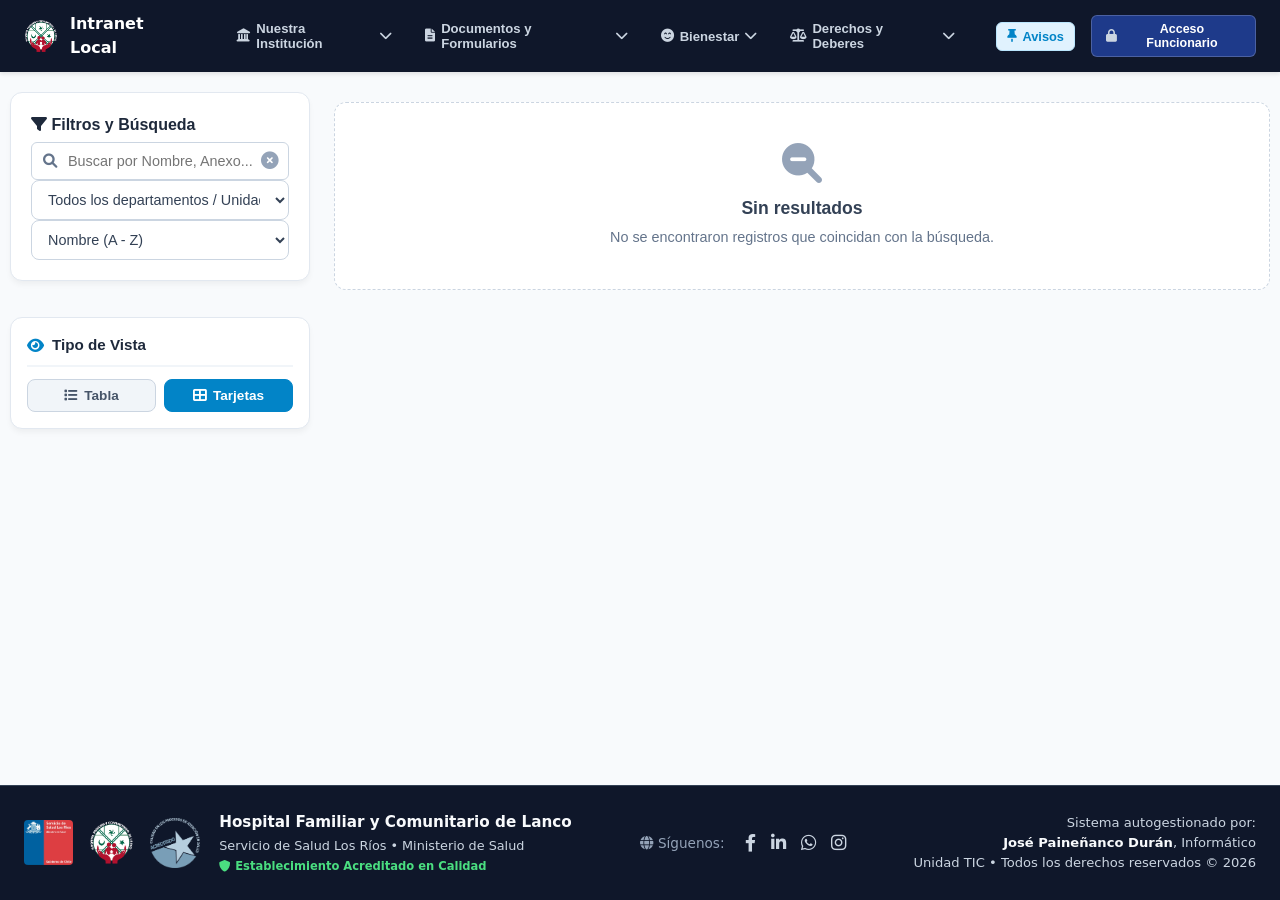
<file: pages/directorio.html>
<!DOCTYPE html>
<html lang="es">
<head>
    <meta charset="UTF-8">
    <meta name="viewport" content="width=device-width, initial-scale=1.0">
    <title>Agenda Telefónica | HFCL</title>
    <!-- Estilos de la intranet principal -->
    <link rel="stylesheet" href="../css/main.css">
    <!-- Estilos específicos de la agenda -->
    <link rel="stylesheet" href="../css/directorio.css">
    <!-- Favicon -->
    <link rel="icon" type="image/png" href="../assets/img/logo_hfcl.png">
    <!-- FontAwesome -->
    <link href="https://cdnjs.cloudflare.com/ajax/libs/font-awesome/6.0.0-beta3/css/all.min.css" rel="stylesheet">
</head>
<body>

    <!-- Pantalla de Carga Inicial -->
    <div id="pagePreloader" class="preloader-overlay">
        <div class="preloader-content">
            <img src="../assets/img/logo_hfcl.png" alt="Logo HFCL Lanco" class="preloader-logo">
            <h3>Agenda Telefónica</h3>
            <p>Hospital Familiar y Comunitario de Lanco</p>
            <div class="preloader-spinner"></div>
        </div>
    </div>

    <!-- Contenedor Principal Ampliado -->
    <div class="container main-container">
        
        <!-- Sección Contactos Internos -->
        <main id="internosSection">
            <div class="main-layout">
                <!-- Panel Lateral: Filtros + Vista + Favoritos -->
                <aside class="sidebar-filters">
                    
                    <!-- 1. Caja de Filtros -->
                    <div class="filter-box filter-box-vertical">
                        <h3 class="filter-title"><i class="fas fa-filter"></i> Filtros y Búsqueda</h3>
                        
                        <div class="search-group">
                            <i class="fas fa-search search-icon" aria-hidden="true"></i>
                            <input type="text" id="searchInput" placeholder="Buscar por Nombre, Anexo...">
                            <button type="button" id="clearSearch" class="clear-icon-btn" title="Limpiar búsqueda">
                                <i class="fas fa-times-circle" aria-hidden="true"></i>
                            </button>
                        </div>
                        <select id="departmentFilter" class="full-width-input">
                            <option value="">Todos los departamentos</option>
                            <option value="Urgencias">Urgencias</option>
                            <option value="Hospitalizados">Hospitalizados</option>
                            <option value="Odontologia">Odontologia</option>
                            <option value="Administración">Administración</option>
                            <option value="Laboratorio">Laboratorio</option>
                            <option value="SOME">SOME</option>
                            <option value="Bodega">Bodega</option>
                            <option value="Rehabilitacion">Rehabilitacion</option>
                            <option value="Ambulatorio">Ambulatorio</option>
                            <option value="APS">APS</option>
                            <option value="TIC">TIC</option>
                            <option value="Farmacia">Farmacia</option>
                        </select>
                        <select id="sortOrder" title="Ordenar por" class="full-width-input">
                            <option value="az">Nombre (A - Z)</option>
                            <option value="za">Nombre (Z - A)</option>
                            <option value="dept">Por Unidad / Depto.</option>
                            <option value="phone">Por Anexo</option>
                        </select>
                    </div>

                    <!-- 2. Selector de Vista -->
                    <div class="sidebar-view-box">
                        <h4><i class="fas fa-eye icon-eye"></i> Tipo de Vista</h4>
                        <div class="view-toggle">
                            <button id="btnViewTable" class="view-btn flex-1-center" title="Vista en Tabla">
                                <i class="fas fa-list" aria-hidden="true"></i> Tabla
                            </button>
                            <button id="btnViewCards" class="view-btn active flex-1-center" title="Vista en Tarjetas">
                                <i class="fas fa-th-large" aria-hidden="true"></i> Tarjetas
                            </button>
                        </div>
                    </div>

                    <!-- 3. Cuadro de Favoritos -->
                    <div id="favoritesSidebarBox" class="favorites-sidebar-box hidden">
                        <h4><i class="fas fa-star icon-star"></i> Contactos Frecuentes</h4>
                        <div id="favoritesContainer" class="favorites-list-container"></div>
                    </div>
                </aside>

                <!-- Área de Contenido -->
                <div class="content-area">
                    <div id="tableContainerInternos" class="table-container hidden">
                        <table>
                            <thead>
                                <tr>
                                    <th class="col-star"></th>
                                    <th>NOMBRE</th>
                                    <th>CARGO</th>
                                    <th>UNIDAD</th>
                                    <th>UBICACIÓN</th>
                                    <th>ANEXO</th>
                                    <th class="col-admin-actions hidden">ACCIONES</th>
                                </tr>
                            </thead>
                            <tbody id="contactList"></tbody>
                        </table>
                    </div>
                    <div id="cardsContainerInternos" class="cards-grid"></div>
                </div>
            </div>
        </main>

        <!-- Sección Contactos Externos -->
        <section id="externosSection" class="hidden">
            <div class="main-layout">
                <aside class="sidebar-filters">
                    <div class="filter-box filter-box-vertical">
                        <h3 class="filter-title"><i class="fas fa-filter"></i> Filtros Externos</h3>
                        
                        <div class="search-group">
                            <i class="fas fa-search search-icon" aria-hidden="true"></i>
                            <input type="text" id="searchInputExternos" placeholder="Buscar en externos...">
                            <button type="button" id="clearSearchExternos" class="clear-icon-btn" title="Limpiar búsqueda">
                                <i class="fas fa-times-circle" aria-hidden="true"></i>
                            </button>
                        </div>
                        <select id="sortOrderExternos" title="Ordenar por" class="full-width-input">
                            <option value="az">Nombre (A - Z)</option>
                            <option value="za">Nombre (Z - A)</option>
                            <option value="location">Por Ubicación / Centro</option>
                        </select>
                    </div>
                    <div id="favoritesSidebarBoxExternos" class="favorites-sidebar-box hidden">
                        <h4><i class="fas fa-star icon-star"></i> Contactos Frecuentes</h4>
                        <div id="favoritesContainerExternos" class="favorites-list-container"></div>
                    </div>
                </aside>
                <div class="content-area">
                    <div id="tableContainerExternos" class="table-container hidden">
                        <table>
                            <thead>
                                <tr>
                                    <th class="col-star"></th>
                                    <th>NOMBRE</th>
                                    <th>UBICACIÓN / CENTRO</th>
                                    <th>TELÉFONO</th>
                                    <th class="col-admin-actions hidden">ACCIONES</th>
                                </tr>
                            </thead>
                            <tbody id="contactListExternos"></tbody>
                        </table>
                    </div>
                    <div id="cardsContainerExternos" class="cards-grid"></div>
                </div>
            </div>
        </section>

        <!-- MODAL DE EMERGENCIAS -->
        <div id="modalEmergencias" class="modal-overlay hidden">
            <div class="modal-content">
                <div class="modal-header">
                    <h2><i class="fas fa-shield-alt" aria-hidden="true"></i> Anexos de Emergencia y Contactos Críticos</h2>
                    <button id="btnCloseModal" class="close-modal-btn">&times;</button>
                </div>
                <div class="modal-body">
                    <div class="emergency-grid">
                        <div class="emergency-card">
                            <span class="emerg-title"><i class="fas fa-user-md"></i> Triage / Admisión Urgencia</span>
                            <span class="emerg-phone">63 4710</span>
                            <span class="emerg-tag">Atención 24/7</span>
                        </div>
                        <div class="emergency-card">
                            <span class="emerg-title"><i class="fas fa-laptop-medical"></i> Sala TIC / Turnante</span>
                            <span class="emerg-phone">63 6168</span>
                            <span class="emerg-tag">Soporte 24/7</span>
                        </div>
                        <div class="emergency-card">
                            <span class="emerg-title"><i class="fas fa-desktop"></i> Oficina TIC</span>
                            <span class="emerg-phone">63 6170</span>
                            <span class="emerg-tag">Horario Hábil</span>
                        </div>
                        <div class="emergency-card">
                            <span class="emerg-title"><i class="fas fa-hard-hat"></i> Prevención de Riesgos</span>
                            <span class="emerg-phone">63 4657</span>
                            <span class="emerg-tag">Horario Hábil</span>
                        </div>
                    </div>
                </div>
            </div>
        </div>

        <!-- MODAL DE FORMULARIO DE CONTACTO -->
        <div id="modalContactForm" class="modal-overlay hidden">
            <div class="modal-content form-modal">
                <div class="modal-header">
                    <h2 id="formModalTitle"><i class="fas fa-user-edit"></i> Editar Contacto</h2>
                    <button id="btnCloseFormModal" class="close-modal-btn">&times;</button>
                </div>
                <form id="contactForm" class="modal-body form-body">
                    <input type="hidden" id="formContactId">
                    <input type="hidden" id="formContactType" value="internos">
                    <div class="form-group">
                        <label for="formName">Nombre:</label>
                        <input type="text" id="formName" placeholder="Ej. Juan Pérez">
                    </div>
                    <div id="groupInternoOnly">
                        <div class="form-row">
                            <div class="form-group">
                                <label for="formPosition">Cargo / Función:</label>
                                <input type="text" id="formPosition" placeholder="Ej. Enfermero Coordinador">
                            </div>
                            <div class="form-group">
                                <label for="formDepartment">Departamento:</label>
                                <input type="text" id="formDepartment" placeholder="Ej. TIC, Urgencias, APS">
                            </div>
                        </div>
                        <div class="form-group">
                            <label for="formEmail">Correo Electrónico:</label>
                            <input type="email" id="formEmail" placeholder="ejemplo@redsalud.gob.cl">
                        </div>
                        <div class="form-row">
                            <div class="form-group">
                                <label for="formSchedule">Horario de Atención:</label>
                                <input type="text" id="formSchedule" placeholder="Ej. 08:00 - 17:00">
                            </div>
                            <div class="form-group checkbox-group">
                                <label><input type="checkbox" id="formIs247"> Atención 24/7</label>
                            </div>
                        </div>
                    </div>
                    <div class="form-row">
                        <div class="form-group">
                            <label for="formLocation">Ubicación / Box / Centro:</label>
                            <input type="text" id="formLocation" placeholder="Ej. Box 05 / HBV Valdivia">
                        </div>
                        <div class="form-group">
                            <label for="formPhone">Anexo / Teléfono:</label>
                            <input type="text" id="formPhone" required placeholder="Ej. 63 6170">
                        </div>
                    </div>
                    <div class="form-actions">
                        <button type="button" id="btnCancelForm" class="btn-secondary">Cancelar</button>
                        <button type="submit" class="btn-primary">Guardar Cambios</button>
                    </div>
                </form>
            </div>
        </div>

    </div>

    <!-- MODAL DE REPORTE DE ERRORES COMPACTO -->
    <div id="modalReporteError" class="modal-overlay hidden">
        <div class="modal-content form-modal">
            <div class="modal-header">
                <h2><i class="fas fa-exclamation-triangle" style="color: #f59e0b;"></i> Reportar Dato Incorrecto</h2>
                <button id="btnCloseReporteModal" class="close-modal-btn">&times;</button>
            </div>
            <form id="reporteErrorForm" class="modal-body form-body">
                <input type="hidden" id="reporteContactId">
                <input type="hidden" id="reporteContactName">
                <input type="hidden" id="reporteContactPhone">
                <input type="hidden" id="reporteContactUnit">
                <div class="form-group">
                    <span style="font-weight: 700; color: #475569;">Contacto Afectado:</span>
                    <div id="reporteTargetInfo" style="background: #e2e8f0; padding: 6px 10px; border-radius: 6px; font-weight: 700; color: #0f172a; font-size: 0.85rem;"></div>
                </div>
                <div class="form-group">
                    <label for="reporteTipoError">Motivo del reporte:</label>
                    <select id="reporteTipoError" class="full-width-input" required>
                        <option value="">Selecciona una opción...</option>
                        <option value="Anexo o Teléfono Incorrecto">Anexo o Teléfono Incorrecto</option>
                        <option value="Funcionario Trasladado / Ya no pertenece a la unidad">Funcionario Trasladado / Inactivo</option>
                        <option value="Error en Nombre o Cargo">Error en Nombre o Cargo</option>
                        <option value="Otro">Otro Motivo</option>
                    </select>
                </div>
                <div class="form-group">
                    <label for="reporteComentario">Detalle o Corrección:</label>
                    <textarea id="reporteComentario" rows="2" placeholder="Ej: El anexo correcto es el 63 6188..." class="full-width-input" style="border: 1px solid #cbd5e1; border-radius: 6px; resize: vertical;"></textarea>
                </div>
                <div class="form-group">
                    <label for="reporteNombreReportante">Tu Nombre / Anexo (Opcional):</label>
                    <input type="text" id="reporteNombreReportante" placeholder="Ej. Juan de Informática">
                </div>
                <div class="form-actions" style="display: flex; gap: 8px; justify-content: flex-end; margin-top: 12px;">
                    <button type="button" id="btnCancelReporte" class="btn-secondary" style="padding: 6px 12px; font-size: 0.82rem;">Cancelar</button>
                    <button type="submit" class="btn-primary" style="background: #0284c7; color: white; border: none; padding: 6px 14px; border-radius: 6px; cursor: pointer; font-size: 0.82rem;">
                        <i class="fas fa-paper-plane"></i> Enviar
                    </button>
                </div>
            </form>
        </div>
    </div>

    <!-- Script de Reloj y Control del Navbar -->
    <script>
        function updateClock() {
            const now = new Date();
            const options = { weekday: 'short', year: 'numeric', month: 'short', day: 'numeric', hour: '2-digit', minute: '2-digit', hour12: false };
            const clockEl = document.getElementById('liveClock');
            if(clockEl) clockEl.innerText = now.toLocaleDateString('es-CL', options);
        }
        setInterval(updateClock, 1000);
        updateClock();
        function mostrarSeccionNavbar(seccion) {
            const btnInt = document.getElementById('navBtnInternos');
            const btnExt = document.getElementById('navBtnExternos');
            if(seccion === 'internos') {
                btnInt.classList.add('active-tab');
                btnExt.classList.remove('active-tab');
                mostrarSeccion('internos');
            } else {
                btnExt.classList.add('active-tab');
                btnInt.classList.remove('active-tab');
                mostrarSeccion('externos');
            }
        }
    </script>
    <script src="../data/auth.js"></script>
    <script src="../js/directorio.js"></script>
    <script src="../data/navbar.js"></script>
    <script src="../data/footer.js"></script>
</body>
</html>
</file>
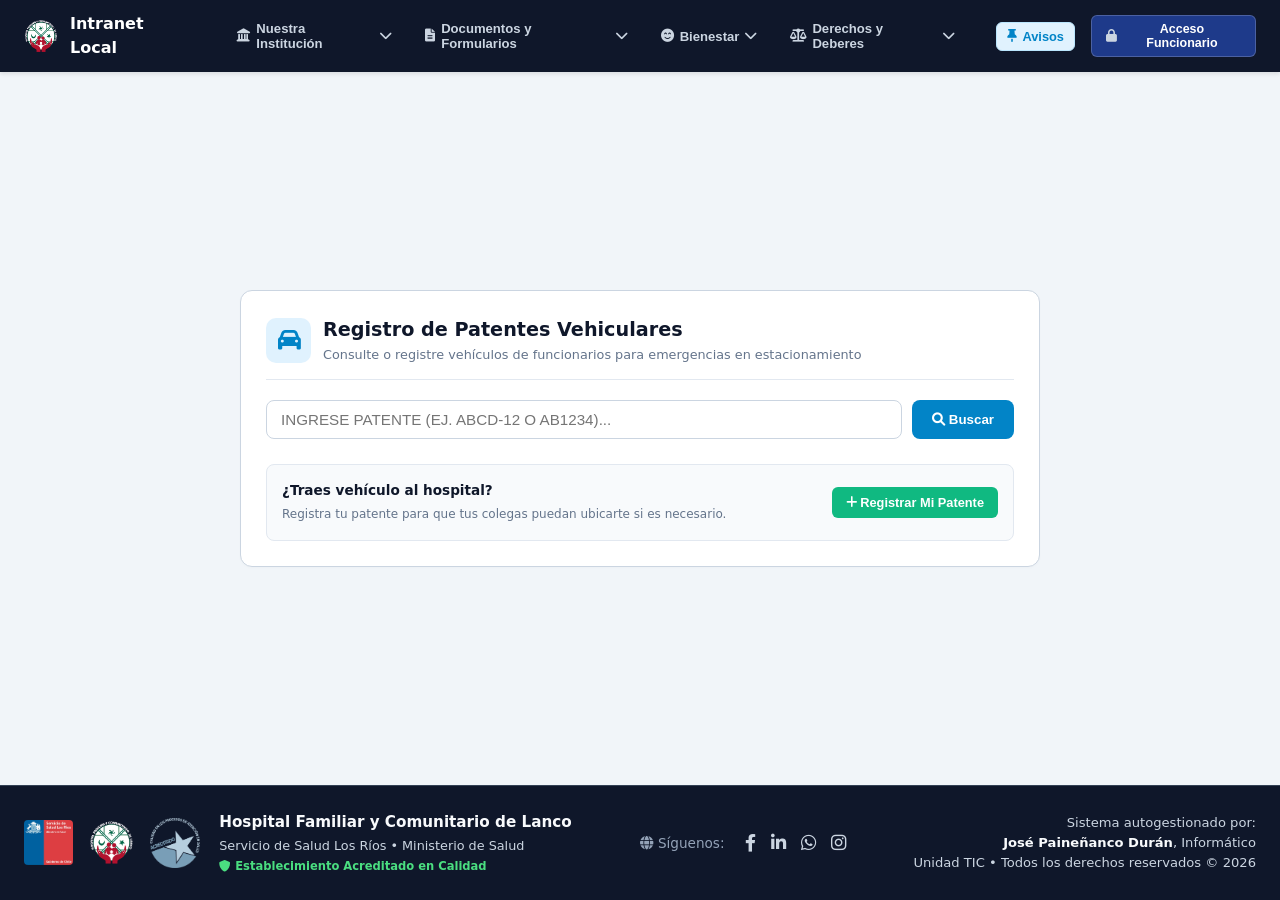
<file: pages/patentes.html>
<!DOCTYPE html>
<html lang="es">
<head>
    <meta charset="UTF-8">
    <meta name="viewport" content="width=device-width, initial-scale=1.0">
    <title>Buscador de Patentes | HFCL</title>
    
    <!-- Estilos Globales e Íconos -->
    <link rel="stylesheet" href="../css/main.css">
    <link href="https://cdnjs.cloudflare.com/ajax/libs/font-awesome/6.0.0-beta3/css/all.min.css" rel="stylesheet">
    <link href="https://fonts.googleapis.com/css2?family=Inter:wght@400;500;600;700&display=swap" rel="stylesheet">
    <link rel="icon" type="image/png" href="../assets/img/logo_hfcl.png">
</head>
<body style="background-color: #f1f5f9; display: flex; flex-direction: column; min-height: 100vh; margin: 0;">
    <!-- 🌐 CONTENIDO PRINCIPAL -->
    <div style="flex: 1; display: flex; align-items: center; justify-content: center; padding: 30px 20px;">
        <div style="width: 100%; max-width: 800px; background: white; border: 1px solid #cbd5e1; border-radius: 12px; padding: 25px; box-shadow: 0 1px 3px rgba(0,0,0,0.02);">
            
            <div style="display: flex; align-items: center; gap: 12px; margin-bottom: 20px; border-bottom: 1px solid #e2e8f0; padding-bottom: 15px;">
                <div style="width: 45px; height: 45px; background: #e0f2fe; color: #0284c7; border-radius: 10px; display: flex; align-items: center; justify-content: center; font-size: 1.4rem;">
                    <i class="fas fa-car"></i>
                </div>
                <div>
                    <h2 style="margin: 0; font-size: 1.2rem; color: #0f172a;">Registro de Patentes Vehiculares</h2>
                    <p style="margin: 0; font-size: 0.8rem; color: #64748b;">Consulte o registre vehículos de funcionarios para emergencias en estacionamiento</p>
                </div>
            </div>

            <!-- BUSCADOR -->
            <div style="display: flex; gap: 10px; margin-bottom: 20px;">
                <input type="text" id="inputBuscarPatente" placeholder="Ingrese patente (Ej. ABCD-12 o AB1234)..." style="flex: 1; padding: 10px 14px; border-radius: 8px; border: 1px solid #cbd5e1; font-size: 0.95rem; text-transform: uppercase; outline: none;">
                <button onclick="buscarPatente()" style="background: #0284c7; color: white; border: none; padding: 0 20px; border-radius: 8px; font-weight: 600; cursor: pointer;">
                    <i class="fas fa-search"></i> Buscar
                </button>
            </div>

            <!-- RESULTADO DE BÚSQUEDA -->
            <div id="resultadoPatenteContainer" style="margin-bottom: 25px;"></div>

            <!-- ACCIÓN PARA REGISTRAR MI VEHÍCULO -->
            <div style="background: #f8fafc; border: 1px solid #e2e8f0; border-radius: 8px; padding: 15px; display: flex; justify-content: space-between; align-items: center; flex-wrap: wrap; gap: 10px;">
                <div>
                    <strong style="font-size: 0.85rem; color: #0f172a; display: block;">¿Traes vehículo al hospital?</strong>
                    <span style="font-size: 0.75rem; color: #64748b;">Registra tu patente para que tus colegas puedan ubicarte si es necesario.</span>
                </div>
                <button onclick="abrirModalRegistro()" style="background: #10b981; color: white; border: none; padding: 8px 14px; border-radius: 6px; font-size: 0.8rem; font-weight: 600; cursor: pointer;">
                    <i class="fas fa-plus"></i> Registrar Mi Patente
                </button>
            </div>

        </div>
    </div>

    <!-- SCRIPT LOCAL -->
    <script src="../data/auth.js"></script>
    <script src="../data/navbar.js"></script>
    <script src="../js/patentes.js"></script>
    <script src="../data/footer.js"></script>

<!-- MODAL DE REGISTRO DE PATENTE -->
<div id="modalRegistroPatente" class="modal-overlay hidden">
    <div class="modal-content form-modal">
        <div class="modal-header">
            <h2><i class="fas fa-car" style="color: #10b981;"></i> Registrar Mi Vehículo</h2>
            <button id="btnClosePatenteModal" class="close-modal-btn">&times;</button>
        </div>
        <form id="registroPatenteForm" class="modal-body form-body">
            <div class="form-group">
                <label for="regPatente">Patente:</label>
                <input type="text" id="regPatente" placeholder="Ej. ABCD-12" class="full-width-input" style="text-transform: uppercase;" required>
            </div>

            <div class="form-group">
                <label for="regPropietario">Propietario / Funcionario:</label>
                <input type="text" id="regPropietario" placeholder="Tu nombre completo" class="full-width-input" required>
            </div>

            <div class="form-group">
                <label for="regServicio">Servicio / Unidad:</label>
                <input type="text" id="regServicio" placeholder="Ej. Urgencia, TIC, Administración..." class="full-width-input" required>
            </div>

            <div class="form-group">
                <label for="regAnexo">Anexo Telefónico:</label>
                <input type="text" id="regAnexo" placeholder="Ej. 123 o S/N" class="full-width-input">
            </div>

            <div class="form-group">
                <label for="regModelo">Modelo y Color del Vehículo:</label>
                <input type="text" id="regModelo" placeholder="Ej. Chevrolet Sail Gris" class="full-width-input" required>
            </div>

            <div class="form-actions" style="display: flex; gap: 8px; justify-content: flex-end; margin-top: 16px;">
                <button type="button" id="btnCancelPatente" class="btn-secondary" style="padding: 6px 12px; font-size: 0.82rem;">Cancelar</button>
                <button type="submit" class="btn-primary" style="background: #10b981; color: white; border: none; padding: 6px 14px; border-radius: 6px; cursor: pointer; font-size: 0.82rem; font-weight: 600;">
                    <i class="fas fa-paper-plane"></i> Enviar
                </button>
            </div>
        </form>
    </div>
</div>
</body>
</html>
</file>
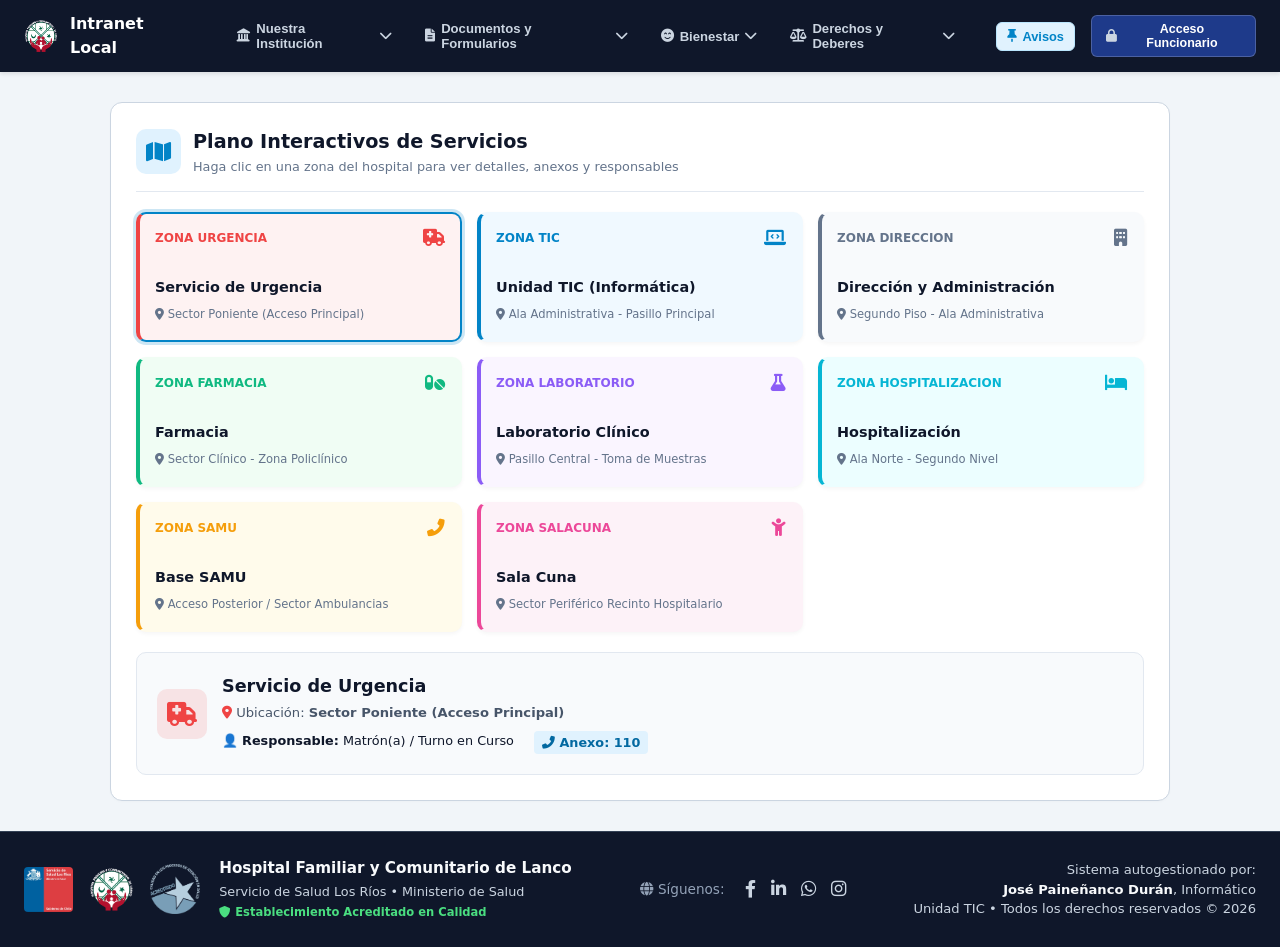
<file: pages/plano.html>
<!DOCTYPE html>
<html lang="es">
<head>
    <meta charset="UTF-8">
    <meta name="viewport" content="width=device-width, initial-scale=1.0">
    <title>Mapa Interactivo del Hospital | HFCL Lanco</title>
    
    <link rel="stylesheet" href="../css/main.css">
    <link href="https://cdnjs.cloudflare.com/ajax/libs/font-awesome/6.0.0-beta3/css/all.min.css" rel="stylesheet">
    <link href="https://fonts.googleapis.com/css2?family=Inter:wght@400;500;600;700&display=swap" rel="stylesheet">
    <link rel="icon" type="image/png" href="../assets/img/logo_hfcl.png">
    <style>
        /* Estilos específicos para el mapa esquemático */
        .hospital-map-grid {
            display: grid;
            grid-template-columns: repeat(3, 1fr);
            grid-template-rows: repeat(3, 130px);
            gap: 15px;
            margin-bottom: 20px;
        }
        .map-zone {
            border-radius: 10px;
            padding: 15px;
            display: flex;
            flex-direction: column;
            justify-content: space-between;
            cursor: pointer;
            transition: all 0.2s ease;
            border: 2px solid transparent;
            box-shadow: 0 2px 4px rgba(0,0,0,0.04);
            position: relative;
            overflow: hidden;
        }
        .map-zone:hover {
            transform: translateY(-3px);
            box-shadow: 0 6px 12px rgba(0,0,0,0.08);
        }
        .map-zone.active {
            border-color: #0284c7;
            box-shadow: 0 0 0 3px rgba(2, 132, 199, 0.2);
        }
        @media (max-width: 768px) {
            .hospital-map-grid {
                grid-template-columns: 1fr;
                grid-template-rows: auto;
            }
        }
    </style>
</head>
<body style="background-color: #f1f5f9; display: flex; flex-direction: column; min-height: 100vh; margin: 0;">

    <!-- 🌐 CONTENIDO PRINCIPAL -->
    <div style="flex: 1; max-width: 1100px; width: 100%; margin: 30px auto; padding: 0 20px; box-sizing: border-box;">
        <div style="background: white; border: 1px solid #cbd5e1; border-radius: 12px; padding: 25px; box-shadow: 0 1px 3px rgba(0,0,0,0.02);">
            
            <div style="display: flex; align-items: center; gap: 12px; margin-bottom: 20px; border-bottom: 1px solid #e2e8f0; padding-bottom: 15px;">
                <div style="width: 45px; height: 45px; background: #e0f2fe; color: #0284c7; border-radius: 10px; display: flex; align-items: center; justify-content: center; font-size: 1.4rem;">
                    <i class="fas fa-map"></i>
                </div>
                <div>
                    <h2 style="margin: 0; font-size: 1.2rem; color: #0f172a;">Plano Interactivos de Servicios</h2>
                    <p style="margin: 0; font-size: 0.8rem; color: #64748b;">Haga clic en una zona del hospital para ver detalles, anexos y responsables</p>
                </div>
            </div>

            <!-- MAPA ESQUEMÁTICO EN GRID (PLANO DE PLANTA) -->
            <div class="hospital-map-grid" id="hospitalMapContainer">
                <!-- Se inyecta dinámicamente mediante script.js -->
            </div>

            <!-- PANEL DE DETALLE SELECCIONADO -->
            <div id="detalleZonaContainer" style="background: #f8fafc; border: 1px solid #e2e8f0; border-radius: 10px; padding: 20px; margin-top: 15px; display: none;">
                <!-- Información detallada del servicio seleccionado -->
            </div>

        </div>
    </div>

    <script src="../js/plano.js"></script>
    <script src="../data/auth.js"></script>
    <script src="../data/navbar.js"></script>
    <script src="../data/footer.js"></script>
</body>
</html>
</file>
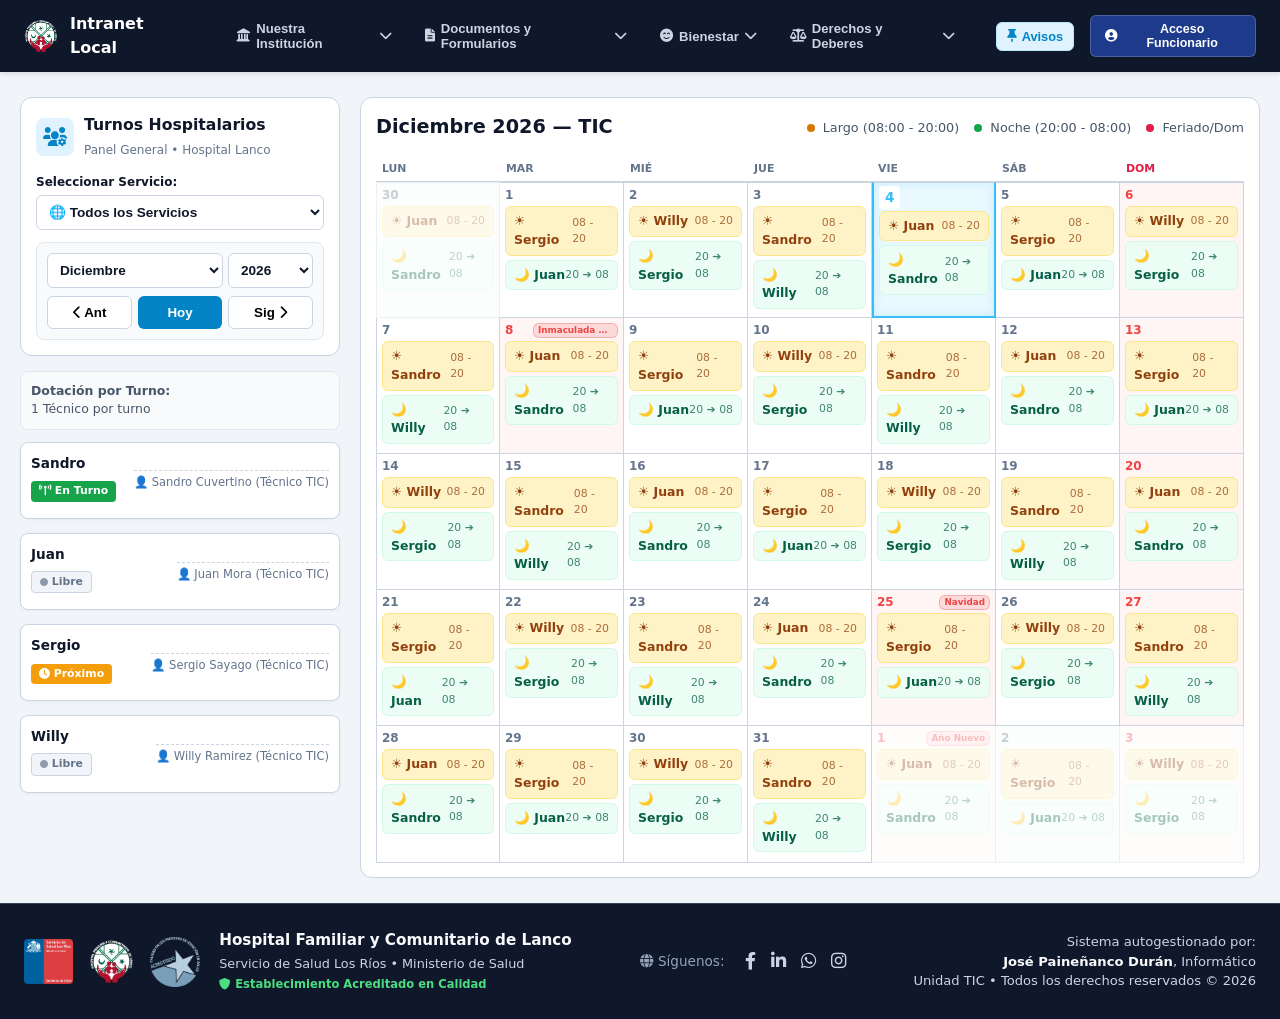
<file: pages/turnos.html>
<!DOCTYPE html>
<html lang="es">
<head>
    <meta charset="UTF-8">
    <meta name="viewport" content="width=device-width, initial-scale=1.0">
    <title>Sistema de Turnos | HFCL</title>
    
    <!-- 1. Cargamos el CSS global del Home -->
    <link rel="stylesheet" href="../css/main.css">
    <!-- 2. Cargamos el CSS local del Calendario -->
    <link rel="stylesheet" href="../css/turnos.css">
    
    <!-- Fuentes e Íconos -->
    <link href="https://cdnjs.cloudflare.com/ajax/libs/font-awesome/6.0.0-beta3/css/all.min.css" rel="stylesheet">
    <link href="https://fonts.googleapis.com/css2?family=Inter:wght@400;500;600;700&display=swap" rel="stylesheet">
    <link rel="icon" type="image/png" href="../assets/img/logo_hfcl.png">
</head>
<body style="background-color: #f1f5f9;">

    <!-- 🌐 LAYOUT PRINCIPAL DE 2 COLUMNAS -->
    <div class="portal-layout-2columns" style="width: 100%; margin: 25px auto; padding: 0 20px; display: grid; grid-template-columns: 320px 1fr; gap: 20px; align-items: stretch; flex: 1;">
        
        <!-- COLUMNA IZQUIERDA: Panel de Usuario, Controles, Selector de Servicios y Turnantes -->
        <div style="display: flex; flex-direction: column; gap: 15px;">
            
            <!-- PANEL DE USUARIO Y BOTONES (Se oculta automáticamente si no hay sesión) -->
            <div id="userDashboard" class="hidden" style="background: white; border: 1px solid #cbd5e1; border-radius: 8px; padding: 15px; box-shadow: 0 1px 3px rgba(0,0,0,0.02);">
                <h4 id="dashUserName" style="margin: 0 0 10px 0; font-size: 0.95rem; color: #0f172a;">Bienvenido</h4>
                <div id="dashGrid" style="display: flex; flex-direction: column; gap: 8px; font-size: 0.85rem; margin-bottom: 15px;"></div>
                
                <div style="display: flex; flex-direction: column; gap: 8px;">
                    <button id="btnNewBitacora" class="hidden" style="background: #10b981; color: white; border: none; padding: 8px; border-radius: 6px; font-weight: 600; cursor: pointer; font-size: 0.85rem; width: 100%;">
                        <i class="fas fa-plus"></i> Nueva Bitácora
                    </button>
                    <div style="display: flex; gap: 8px;">
                        <button id="btnOpenBitacoraList" class="hidden" style="flex: 1; background: #0284c7; color: white; border: none; padding: 8px; border-radius: 6px; font-weight: 600; cursor: pointer; font-size: 0.8rem;">
                            <i class="fas fa-history"></i> Histórico
                        </button>
                        <button id="btnOpenStatsModal" class="hidden" style="flex: 1; background: #475569; color: white; border: none; padding: 8px; border-radius: 6px; font-weight: 600; cursor: pointer; font-size: 0.8rem;">
                            <i class="fas fa-chart-bar"></i> Reportes
                        </button>
                    </div>
                </div>
            </div>

            <!-- PANEL DE CONTROL / FECHA Y FILTRO DE SERVICIO -->
            <div style="background: #ffffff; border: 1px solid #cbd5e1; border-radius: 12px; padding: 15px; box-shadow: 0 1px 3px rgba(0,0,0,0.02); display: flex; flex-direction: column; gap: 12px;">
                <div style="display: flex; align-items: center; gap: 10px;">
                    <div style="width: 38px; height: 38px; background: #e0f2fe; color: #0284c7; border-radius: 8px; display: flex; align-items: center; justify-content: center; font-size: 1.2rem;">
                        <i class="fas fa-users-cog"></i>
                    </div>
                    <div>
                        <h2 style="margin: 0; font-size: 0.98rem; color: #0f172a;">Turnos Hospitalarios</h2>
                        <span style="font-size: 0.75rem; color: #64748b;">Panel General • Hospital Lanco</span>
                    </div>
                </div>

                <!-- SELECTOR DE SERVICIO (Para filtrar entre TIC, Urgencia, SAMU, etc.) -->
                <div style="display: flex; flex-direction: column; gap: 4px;">
                    <label for="filtroServicioSelect" style="font-size: 0.75rem; font-weight: 600; color: #0f172a;">Seleccionar Servicio:</label>
                    <select id="filtroServicioSelect" style="padding: 8px; border-radius: 6px; border: 1px solid #cbd5e1; outline: none; font-size: 0.85rem; font-weight: 600; background: #fff;">
                        <option value="todos">🌐 Todos los Servicios</option>
                        <option value="tic">💻 Informática (TIC)</option>
                        <option value="urgencia">🚑 Urgencia</option>
                        <option value="samu">📞 SAMU</option>
                        <option value="hospitalizacion">🛏️ Hospitalización</option>
                        <option value="guardias">🛡️ Guardias</option>
                        <option value="conductores">🚗 Conductores</option>
                    </select>
                </div>

                <div style="display: flex; flex-direction: column; gap: 8px; background: #f8fafc; padding: 10px; border-radius: 8px; border: 1px solid #e2e8f0;">
                    <div style="display: flex; gap: 5px; width: 100%;">
                        <select id="selectMonth" style="flex: 1; padding: 8px; border-radius: 6px; border: 1px solid #cbd5e1; outline: none; font-size: 0.85rem; font-weight: 600;"></select>
                        <select id="selectYear" style="width: 85px; padding: 8px; border-radius: 6px; border: 1px solid #cbd5e1; outline: none; font-size: 0.85rem; font-weight: 600;"></select>
                    </div>
                    <div style="display: flex; gap: 6px; width: 100%;">
                        <button id="btnPrev" title="Mes Anterior" style="flex: 1; border: none; background: #fff; padding: 8px; border-radius: 6px; cursor: pointer; border: 1px solid #cbd5e1; font-weight: 600;"><i class="fas fa-chevron-left"></i> Ant</button>
                        <button id="btnToday" style="flex: 1; border: none; background: #0284c7; color: white; padding: 8px; border-radius: 6px; cursor: pointer; font-weight: 600;">Hoy</button>
                        <button id="btnNext" title="Mes Siguiente" style="flex: 1; border: none; background: #fff; padding: 8px; border-radius: 6px; cursor: pointer; border: 1px solid #cbd5e1; font-weight: 600;">Sig <i class="fas fa-chevron-right"></i></button>
                    </div>
                </div>
            </div>

            <!-- TARJETAS DE TURNANTES O SERVICIOS ACTIVOS -->
            <section class="turnantes-bar" id="turnantesCards" style="display: flex; flex-direction: column; gap: 8px;"></section>

        </div>

        <!-- COLUMNA DERECHA: Calendario Principal o Panel de Turnos por Servicio -->
        <main class="calendar-card" id="seccionCalendario" style="background: #ffffff; border: 1px solid #cbd5e1; border-radius: 12px; padding: 15px; box-shadow: 0 1px 3px rgba(0,0,0,0.02); height: 100%; min-height: 650px; display: flex; flex-direction: column;">
            <div class="calendar-top" style="display: flex; justify-content: space-between; align-items: center; margin-bottom: 15px;">
                <h3 id="calendarTitle" style="margin: 0; font-size: 1.2rem; color: #0f172a;">Mes Año</h3>
                <div class="legend" style="display: flex; gap: 15px;">
                    <span style="font-size: 0.8rem; color: #475569;"><span style="display:inline-block; width:8px; height:8px; background:#d97706; border-radius:50%; margin-right:4px;"></span> Largo (08:00 - 20:00)</span>
                    <span style="font-size: 0.8rem; color: #475569;"><span style="display:inline-block; width:8px; height:8px; background:#16a34a; border-radius:50%; margin-right:4px;"></span> Noche (20:00 - 08:00)</span>
                    <span style="font-size: 0.8rem; color: #475569;"><span style="display:inline-block; width:8px; height:8px; background:#e11d48; border-radius:50%; margin-right:4px;"></span> Feriado/Dom</span>
                </div>
            </div>

            <div class="table-container" style="flex: 1; display: flex; flex-direction: column;">
                <table class="calendar-grid" style="width: 100%; height: 100%;">
                    <thead>
                        <tr>
                            <th>LUN</th><th>MAR</th><th>MIÉ</th><th>JUE</th><th>VIE</th><th>SÁB</th><th style="color: #e11d48;">DOM</th>
                        </tr>
                    </thead>
                    <tbody id="calendarBody"></tbody>
                </table>
            </div>
        </main>
    </div>

    <!-- 📌 MODALES -->
    <!-- Modal Nueva Bitácora -->
    <div id="bitacoraFormModal" class="modal-overlay hidden">
        <div class="modal-card">
            <div class="modal-header" style="background: #0f172a; color: white;">
                <div>
                    <h3 style="margin:0;"><i class="fas fa-pen-nib"></i> Bitácora Digital de Turno</h3>
                    <p id="bitacoraAuthorSubtitle" style="margin:0; font-size:0.75rem; color:#94a3b8;">Registrando como: --</p>
                </div>
                <button id="btnCloseBitacoraForm" style="background:none; border:none; color:white; font-size:1.2rem; cursor:pointer;">&times;</button>
            </div>
            <form id="bitacoraForm" class="modal-body" style="background: white; padding: 20px;">
                <div style="margin-bottom:15px;">
                    <label style="font-size:0.8rem; font-weight:600; display:block; margin-bottom:5px;">Tipo de Turno</label>
                    <select id="bitacoraShiftType" style="width:100%; padding:10px; border-radius:6px; border:1px solid #cbd5e1;">
                        <option value="Largo (08:00 - 20:00)">☀️ Largo (08:00 - 20:00)</option>
                        <option value="Noche (20:00 - 08:00)">🌙 Noche (20:00 - 08:00)</option>
                    </select>
                </div>
                <div style="background:#f8fafc; border:1px solid #e2e8f0; padding:15px; border-radius:8px; margin-bottom:15px;">
                    <h5 style="margin:0 0 10px 0; color:#0284c7;"><i class="fas fa-truck-loading"></i> Recepción de Suministros</h5>
                    <div style="display:flex; gap:10px;">
                        <div style="flex:1;">
                            <label style="font-size:0.75rem;">Gases (Cil. 10m³)</label>
                            <input type="number" id="bitacoraGasClinico" min="0" value="0" style="width:100%; padding:8px; border-radius:6px; border:1px solid #cbd5e1;">
                        </div>
                        <div style="flex:1;">
                            <label style="font-size:0.75rem;">Gas Licuado (Lts)</label>
                            <input type="number" id="bitacoraGasLicuado" min="0" value="0" style="width:100%; padding:8px; border-radius:6px; border:1px solid #cbd5e1;">
                        </div>
                    </div>
                </div>
                <div style="margin-bottom:15px;">
                    <label style="font-size:0.8rem; font-weight:600; display:block; margin-bottom:5px;">Novedades del Turno</label>
                    <textarea id="bitacoraNovedades" rows="6" placeholder="Escriba las observaciones..." required style="width:100%; padding:10px; border-radius:6px; border:1px solid #cbd5e1;"></textarea>
                </div>
                <button type="submit" id="btnSubmitBitacora" style="background:#10b981; color:white; border:none; padding:12px; border-radius:6px; font-weight:600; cursor:pointer; width:100%;">Firmar y Guardar en la Nube</button>
            </form>
        </div>
    </div>

    <!-- Modal Histórico de Bitácora -->
    <div id="bitacoraListModal" class="modal-overlay hidden">
        <div class="modal-card" style="max-width: 900px; width: 95%;">
            <div class="modal-header" style="background: #0f172a; color: white;">
                <div>
                    <h3 style="margin:0;"><i class="fas fa-history"></i> Histórico de Bitácora</h3>
                </div>
                <button id="btnCloseBitacoraList" style="background:none; border:none; color:white; font-size:1.2rem; cursor:pointer;">&times;</button>
            </div>
            <div class="modal-body" style="background: white; padding: 20px;">
                <div style="display: flex; gap: 15px; margin-bottom: 15px; background: #f8fafc; padding: 10px; border-radius: 8px; border: 1px solid #e2e8f0;">
                    <div style="flex:1;">
                        <label style="font-size:0.8rem; font-weight:600;">Mes</label>
                        <select id="bitacoraFilterMonth" style="width:100%; padding:8px; border-radius:6px; border:1px solid #cbd5e1;"></select>
                    </div>
                    <div style="flex:1;">
                        <label style="font-size:0.8rem; font-weight:600;">Año</label>
                        <select id="bitacoraFilterYear" style="width:100%; padding:8px; border-radius:6px; border:1px solid #cbd5e1;"></select>
                    </div>
                </div>
                <div id="bitacoraContainer" style="display: flex; flex-direction: column; gap: 10px; max-height: 50vh; overflow-y: auto;"></div>
            </div>
        </div>
    </div>

    <!-- Modal Estadísticas -->
    <div id="statsModal" class="modal-overlay hidden">
        <div class="modal-card" style="max-width: 900px; width: 95%;">
            <div class="modal-header" style="background: #0f172a; color: white;">
                <h3 id="modalStatsTitle" style="margin:0;"><i class="fas fa-chart-line"></i> Dashboard Mensual</h3>
                <button id="btnCloseModal" style="background:none; border:none; color:white; font-size:1.2rem; cursor:pointer;">&times;</button>
            </div>
            <div class="modal-body" style="background: white; padding: 20px;">
                <div style="display: flex; gap: 15px; margin-bottom: 15px;">
                    <div style="flex:1;">
                        <select id="statsFilterMonth" style="width:100%; padding:8px; border-radius:6px; border:1px solid #cbd5e1;"></select>
                    </div>
                    <div style="flex:1;">
                        <select id="statsFilterYear" style="width:100%; padding:8px; border-radius:6px; border:1px solid #cbd5e1;"></select>
                    </div>
                </div>
                <div id="statsGlobalCards"></div>
            </div>
        </div>
    </div>

    <!-- Scripts en el orden correcto -->
    <script src="../data/auth.js"></script>
    <script src="../data/navbar.js"></script>
    <script src="../js/turnos.js"></script>
    <script src="../data/footer.js"></script>
</body>
</html>
</file>
<file: css/main.css>
/* ==========================================================================
   1. VARIABLES GLOBALES Y TOKENS DE DISEÑO (DESIGN SYSTEM)
   ========================================================================== */
:root {
    --primary-hospital: #1e3a8a;
    --primary-dark: #0f172a;
    --primary: #0284c7;
    --accent-color: #0284c7;
    --accent: #38bdf8;
    
    --bg-main: #f1f5f9;
    --bg-app: #f8fafc;
    --card-bg: #ffffff;
    --surface: #ffffff;
    
    --text-main: #0f172a;
    --text-muted: #64748b;
    
    --border-color: #cbd5e1;
    --border: #cbd5e1;
    --border-light: #e2e8f0;
    
    --success-color: #10b981;
    --success: #10b981;
    --danger: #ef4444;
    --warning: #f59e0b;

    --radius-sm: 6px;
    --radius-md: 8px;
    --radius-lg: 12px;
    --radius-full: 9999px;

    --shadow-sm: 0 1px 3px rgba(0, 0, 0, 0.04);
    --shadow-md: 0 4px 6px -1px rgba(0, 0, 0, 0.05);
    
    --transition-fast: 0.15s ease;
    --transition-base: 0.2s ease;
}

* { 
    box-sizing: border-box; 
    margin: 0; 
    padding: 0; 
    scroll-behavior: smooth; 
}

body {
    font-family: 'Segoe UI', system-ui, -apple-system, sans-serif;
    background-color: var(--bg-main);
    color: var(--text-main);
    min-height: 100vh;
    display: flex;
    flex-direction: column;
    line-height: 1.5;
    -webkit-font-smoothing: antialiased;
}

.hidden { display: none !important; }

/* ==========================================================================
   2. CONTENEDOR GLOBAL ESTANDARIZADO (Distancia fija a los costados)
   ========================================================================== */
.page-container {
    width: 100%;
    max-width: 1600px;
    margin-left: auto;
    margin-right: auto;
    padding-left: 24px;
    padding-right: 24px;
    margin-top: 24px;
    margin-bottom: 40px;
    flex: 1;
    box-sizing: border-box;
}

/* ==========================================================================
   3. ESTANDARIZACIÓN DE BOTONES, FORMULARIOS Y TARJETAS (DESIGN SYSTEM)
   ========================================================================== */
.btn {
    border: 1px solid transparent;
    padding: 8px 16px;
    border-radius: var(--radius-md);
    font-weight: 600;
    font-size: 0.85rem;
    cursor: pointer;
    display: inline-flex;
    align-items: center;
    justify-content: center;
    gap: 6px;
    transition: all var(--transition-base);
    text-decoration: none;
}

.btn:hover {
    opacity: 0.9;
    transform: translateY(-1px);
}

.btn-primary {
    background: var(--primary);
    color: #ffffff;
}

.btn-secondary {
    background: var(--bg-app);
    color: var(--text-muted);
    border-color: var(--border);
}

.btn-secondary:hover {
    background: var(--border-light);
    color: var(--text-main);
}

input[type="text"],
input[type="email"],
input[type="password"],
input[type="number"],
select,
textarea {
    width: 100%;
    padding: 10px 14px;
    background: var(--surface);
    border: 1px solid var(--border);
    border-radius: var(--radius-md);
    font-size: 0.875rem;
    color: var(--text-main);
    outline: none;
    box-sizing: border-box;
    transition: border-color var(--transition-base), box-shadow var(--transition-base);
}

input[type="text"]:hover,
input[type="email"]:hover,
select:hover,
textarea:hover {
    border-color: var(--text-muted);
}

input[type="text"]:focus,
input[type="email"]:focus,
select:focus,
textarea:focus {
    border-color: var(--primary);
    box-shadow: 0 0 0 3px rgba(2, 132, 199, 0.15);
}

.card, 
.filter-box, 
.sidebar-panel, 
.form-main-panel {
    background: var(--card-bg);
    border: 1px solid var(--border-light);
    border-radius: var(--radius-lg);
    padding: 20px;
    box-shadow: var(--shadow-sm);
    box-sizing: border-box;
}

/* ==========================================================================
   4. LAYOUT PRINCIPAL DE 3 COLUMNAS (PORTAL INICIO)
   ========================================================================== */
.portal-layout-3columns {
    max-width: 100%; 
    width: 100%; 
    margin: 0 auto; 
    padding: 0 25px; 
    margin-top: 25px;
    margin-bottom: 40px;
    display: grid; 
    grid-template-columns: 260px 1fr 300px; 
    gap: 20px; 
    align-items: start; 
    flex: 1;
}

.sidebar-panel, .right-sidebar-panel {
    display: flex; 
    flex-direction: column;
    gap: 20px; 
    position: sticky; 
    top: 75px;
}

.sidebar-panel {
    background: var(--card-bg); 
    border: 1px solid var(--border-color); 
    border-radius: 12px;
    padding: 20px; 
    box-shadow: 0 1px 3px rgba(0, 0, 0, 0.02);
}

.sidebar-section h3 {
    font-size: 0.85rem; 
    color: var(--text-muted); 
    text-transform: uppercase;
    letter-spacing: 0.05em; 
    margin-bottom: 10px; 
    display: flex; 
    align-items: center; 
    gap: 8px;
}
.sidebar-links { display: flex; flex-direction: column; gap: 8px; }
.sidebar-pill {
    background: #f8fafc; border: 1px solid var(--border-color); color: var(--primary-dark);
    padding: 10px 12px; border-radius: 8px; text-decoration: none; font-size: 0.83rem;
    font-weight: 600; display: flex; align-items: center; gap: 10px; transition: all 0.2s;
}
.sidebar-pill:hover { background: var(--primary-hospital); color: white; border-color: var(--primary-hospital); transform: translateX(4px); }
.sidebar-pill i { color: var(--accent-color); }
.sidebar-pill:hover i { color: white; }

.highlight-pill { background: #f0fdf4 !important; border-color: #bbf7d0 !important; color: #16a34a !important; }
.highlight-pill i { color: #16a34a !important; }
.highlight-pill:hover { background: #16a34a !important; color: white !important; }
.highlight-pill:hover i { color: white !important; }

/* ==========================================================================
   5. CONTENIDO CENTRAL Y HERO
   ========================================================================== */
.main-content-area { display: flex; flex-direction: column; gap: 20px; min-width: 0; }
.hero-section-compact {
    background: linear-gradient(135deg, var(--primary-dark) 0%, var(--primary-hospital) 100%);
    color: white; padding: 15px; border-radius: 10px; display: flex; flex-direction: column; gap: 8px;
}
.hero-section-compact h1 { font-size: 1.1rem; font-weight: 700; }
.hero-section-compact p { font-size: 0.85rem; color: #94a3b8; }

/* ==========================================================================
   6. VENTANAS MODALES Y PRELOADER ESTANDARIZADOS
   ========================================================================== */
.modal-overlay {
    position: fixed;
    top: 0;
    left: 0;
    width: 100vw;
    height: 100vh;
    background: rgba(15, 23, 42, 0.65);
    backdrop-filter: blur(4px);
    display: flex;
    justify-content: center;
    align-items: center;
    z-index: 1000;
    padding: 16px;
    opacity: 0;
    pointer-events: none;
    transition: opacity 0.25s ease;
}

.modal-overlay:not(.hidden),
.modal-overlay.active {
    opacity: 1;
    pointer-events: auto;
}

.modal-overlay.hidden { display: none !important; }

.modal-content, .modal-card-auth, .modal-card {
    background: var(--surface);
    border-radius: var(--radius-lg);
    width: 100%;
    max-width: 600px;
    max-height: 85vh;
    overflow: hidden;
    display: flex;
    flex-direction: column;
    border: 1px solid var(--border-light);
    box-shadow: 0 20px 25px -5px rgba(0, 0, 0, 0.15), 0 10px 10px -5px rgba(0, 0, 0, 0.04);
    transform: scale(0.95) translateY(10px);
    transition: transform 0.25s cubic-bezier(0.16, 1, 0.3, 1);
}

.modal-overlay:not(.hidden) .modal-content,
.modal-overlay.active .modal-content,
.modal-overlay:not(.hidden) .modal-card {
    transform: scale(1) translateY(0);
}

.modal-card-auth { max-width: 450px; }

.modal-header, .modal-auth-header {
    background: var(--primary-dark);
    color: #fff;
    padding: 16px 20px;
    display: flex;
    justify-content: space-between;
    align-items: center;
    border-bottom: 1px solid rgba(255, 255, 255, 0.1);
}

.modal-header h2, .modal-header h3, .modal-auth-header h3 { 
    font-size: 1.05rem; 
    margin: 0; 
    display: flex; 
    align-items: center; 
    gap: 8px; 
    font-weight: 700;
    color: #fff;
}

.close-modal, .close-modal-btn, .close-btn { 
    background: rgba(255, 255, 255, 0.1); 
    border: none; 
    width: 32px;
    height: 32px;
    border-radius: 50%;
    font-size: 1.2rem; 
    cursor: pointer; 
    color: #cbd5e1;
    display: flex;
    align-items: center;
    justify-content: center;
    transition: all var(--transition-base);
}

.close-modal:hover, .close-modal-btn:hover, .close-btn:hover { 
    background: rgba(255, 255, 255, 0.2);
    color: #fff; 
}

.modal-body, .modal-auth-body { 
    padding: 20px; 
    color: var(--text-main); 
    font-size: 0.9rem; 
    line-height: 1.5; 
    overflow-y: auto; 
    display: flex;
    flex-direction: column;
    gap: 14px;
}

.modal-auth-body { display: flex; flex-direction: column; gap: 14px; }

.form-group { display: flex; flex-direction: column; gap: 4px; }
.form-group label { font-size: 0.75rem; font-weight: 600; color: var(--text-main); }
.auth-input { padding: 9px 12px; border-radius: 8px; border: 1px solid var(--border-color); font-size: 0.85rem; outline: none; }
.auth-input:focus { border-color: var(--accent-color); }

.auth-submit-btn {
    background: var(--primary-hospital); color: white; border: none; padding: 10px;
    border-radius: 8px; font-weight: 600; cursor: pointer; font-size: 0.85rem; margin-top: 6px;
}
.auth-submit-btn:hover { opacity: 0.9; }
.auth-error { font-size: 0.75rem; color: #ef4444; font-weight: 600; }
.auth-error.hidden { display: none; }

.modal-subtitle { font-size: 0.78rem; color: #64748b; margin: 2px 0 0 0; }
.modal-section-title { font-size: 0.88rem; font-weight: 700; color: var(--text-main); margin: 16px 0 8px 0; display: flex; align-items: center; gap: 6px; }

/* ==========================================================================
   ESTILOS VISUALES - ORGANIGRAMA DINÁMICO E INTERACTIVO
   ========================================================================== */

.org-tree-container {
    display: flex;
    flex-direction: column;
    align-items: center;
    width: 100%;
    font-family: 'Segoe UI', system-ui, -apple-system, sans-serif;
    color: var(--text-main);
    overflow-x: auto;
    padding: 10px 0;
}

/* Nivel Raíz (Dirección) */
.org-node-root {
    display: flex;
    justify-content: center;
    width: 100%;
    margin-bottom: 2px;
}

/* Cajas Generales del Organigrama */
.org-box {
    background: #ffffff;
    border: 1px solid var(--border-color);
    border-radius: var(--radius-md);
    padding: 12px 16px;
    box-shadow: var(--shadow-sm);
    transition: all var(--transition-base);
    font-size: 0.85rem;
}

.org-box:hover {
    transform: translateY(-2px);
    box-shadow: var(--shadow-md);
    border-color: var(--primary);
}

.root-box {
    background: var(--primary-dark);
    color: #ffffff;
    border: 1px solid var(--primary-dark);
    min-width: 320px;
    text-align: center;
    border-top: 4px solid var(--accent);
}

.org-jefe-tag {
    font-size: 0.78rem;
    margin-top: 6px;
    opacity: 0.95;
    background: rgba(255, 255, 255, 0.12);
    padding: 4px 8px;
    border-radius: var(--radius-sm);
    text-align: left;
}

/* Conectores Verticales */
.org-connector {
    width: 2px;
    height: 25px;
    background: var(--border-color);
    margin: 0 auto;
}

.org-connector-sm {
    width: 2px;
    height: 15px;
    background: var(--border-color);
    margin: 0 auto;
}

/* Nivel 2: Ramas Asesoras y Calidad */
.org-level-2-branches {
    display: flex;
    justify-content: center;
    gap: 30px;
    width: 100%;
    flex-wrap: wrap;
    margin-bottom: 2px;
}

.org-branch-column {
    display: flex;
    flex-direction: column;
    gap: 5px;
    min-width: 260px;
}

.branch-box {
    background: #f8fafc;
    border-left: 4px solid var(--primary);
    font-weight: 600;
}

.highlight-box {
    background: #f0fdf4;
    border-left-color: var(--success);
}

/* Grilla de los 5 Departamentos (Nivel 3) */
.org-departments-grid {
    display: grid;
    grid-template-columns: repeat(auto-fit, minmax(240px, 1fr));
    gap: 16px;
    width: 100%;
    margin-top: 5px;
    align-items: start;
}

.org-dept-col {
    background: var(--bg-app);
    border: 1px solid var(--border-light);
    border-radius: var(--radius-lg);
    padding: 12px;
    display: flex;
    flex-direction: column;
    gap: 10px;
    box-shadow: inset 0 2px 4px rgba(0,0,0,0.01);
}

.dept-box {
    color: #ffffff;
    font-weight: 700;
    font-size: 0.88rem;
    text-transform: uppercase;
    letter-spacing: 0.03em;
    border: none;
    box-shadow: var(--shadow-sm);
}

.org-dept-jefe {
    background: #ffffff;
    border: 1px solid var(--border-light);
    border-radius: var(--radius-sm);
    padding: 8px 10px;
    font-size: 0.76rem;
    color: var(--text-main);
}

/* Unidades Internas del Departamento */
.org-sub-units {
    display: flex;
    flex-direction: column;
    gap: 8px;
}

.sub-box {
    background: #ffffff;
    border: 1px solid var(--border-light);
    border-radius: var(--radius-sm);
    padding: 10px 12px;
    font-size: 0.8rem;
    display: flex;
    flex-direction: column;
    gap: 4px;
}

.leader-unit {
    border-left: 3px solid var(--primary);
    background: #ffffff;
}

.leader-badge {
    font-size: 0.72rem;
    background: #e0f2fe;
    color: #0369a1;
    padding: 3px 6px;
    border-radius: var(--radius-sm);
    margin-top: 4px;
}


/* ==========================================================================
   7. PRELOADER Y COMPONENTES EXCLUSIVOS DE PORTADA
   ========================================================================== */
.preloader-overlay {
    position: fixed; top: 0; left: 0; width: 100vw; height: 100vh;
    background: #0f172a; display: flex; justify-content: center; align-items: center;
    z-index: 9999; transition: opacity 0.5s ease, visibility 0.5s ease;
}
.preloader-overlay.fade-out { opacity: 0; visibility: hidden; }
.preloader-content { display: flex; flex-direction: column; align-items: center; gap: 12px; text-align: center; color: #f1f5f9; }
.preloader-logo { max-height: 70px; width: auto; animation: pulseLogo 1.5s infinite alternate; }
.preloader-content h3 { margin: 0; font-size: 1.3rem; font-weight: 700; color: #ffffff; }
.preloader-content p { margin: 0; font-size: 0.85rem; color: #94a3b8; }
.preloader-spinner {
    width: 36px; height: 36px; border: 3px solid rgba(255, 255, 255, 0.1);
    border-top: 3px solid #0284c7; border-radius: 50%; animation: spinLoader 0.8s linear infinite; margin-top: 10px;
}

@keyframes spinLoader {
    0% { transform: rotate(0deg); }
    100% { transform: rotate(360deg); }
}

@keyframes pulseLogo {
    0% { transform: scale(1); opacity: 0.9; }
    100% { transform: scale(1.05); opacity: 1; }
}

/* Grilla de noticias destacadas (Portada) */
.news-grid-featured {
    display: grid !important; grid-template-columns: repeat(3, 1fr) !important;
    gap: 16px !important; width: 100% !important;
}

.news-grid-featured .news-card {
    grid-column: auto !important; grid-row: auto !important;
    background: #ffffff !important; border: 1px solid var(--border-color) !important;
    border-radius: 12px !important; overflow: hidden !important; display: flex !important;
    flex-direction: column !important; height: fit-content !important;
    box-shadow: 0 1px 3px rgba(0, 0, 0, 0.02) !important;
    transition: transform 0.2s ease, border-color 0.2s ease !important; cursor: pointer !important;
}

.news-grid-featured .news-card:hover {
    border-color: var(--accent-color) !important; transform: translateY(-2px) !important;
}

.news-grid-featured .news-card img {
    height: 130px !important; object-fit: cover !important; width: 100% !important;
}

.news-grid-featured .news-card div { padding: 14px !important; }
.news-grid-featured .news-card h3 {
    font-size: 0.9rem !important; margin-bottom: 6px !important; line-height: 1.3 !important; color: var(--primary-dark);
}
.news-grid-featured .news-card p {
    font-size: 0.78rem !important; line-height: 1.4 !important; color: var(--text-muted);
    display: -webkit-box; -webkit-line-clamp: 2; line-clamp: 2; -webkit-box-orient: vertical; overflow: hidden; margin-bottom: 6px !important;
}

/* Adaptabilidad para pantallas medianas y móviles */
@media (max-width: 900px) {
    .portal-layout-3columns {
        display: flex;
        flex-direction: column;
        gap: 15px;
        padding: 10px;
    }
    .sidebar-panel, .main-content-area, .right-sidebar-panel {
        width: 100% !important;
        max-width: 100% !important;
    }
    .news-grid-featured {
        grid-template-columns: 1fr !important;
    }
}

/* ========================================================== */
/* SCROLLBAR                                                  */
/* ========================================================== */
::-webkit-scrollbar { width: 8px; }
::-webkit-scrollbar-track { background: #f1f5f9; }
::-webkit-scrollbar-thumb { background: #1e3a8a; border-radius: 4px; }
::-webkit-scrollbar-thumb:hover { background: #1e40af; }
</file>
<file: css/directorio.css>
/* ==========================================================================
   1. RESET GLOBAL Y ESTILOS BASE
   ========================================================================== */
body {
    margin: 0;
    padding: 0;
    background-color: var(--bg-color, #f8fafc);
    color: var(--text-color, #1e293b);
    font-family: 'Segoe UI', Calibri, sans-serif;
    line-height: 1.5;
    display: flex;
    flex-direction: column;
    min-height: 100vh;
}

.container {
    max-width: 100%;
    width: 100%;
    margin: 20px auto;
    padding: 0 10px;
    box-sizing: border-box;
    flex: 1;
}

.main-container {
    margin-top: 20px;
}

.hidden {
    display: none !important;
}

.full-width-input {
    width: 100%;
}

.flex-1-center {
    flex: 1;
    justify-content: center;
}

.active-tab {
    background: rgba(255, 255, 255, 0.15);
    color: #ffffff;
}

.icon-emergency { color: #ef4444; }
.icon-eye       { color: #0284c7; }
.icon-star      { color: #eab308; }

.btn-home-link {
    background: var(--primary-hospital, #0284c7);
    text-decoration: none;
}

/* ==========================================================================
   2. DISEÑO PRINCIPAL DE DOS COLUMNAS (SIDEBAR + CONTENIDO)
   ========================================================================== */
.main-layout {
    display: grid;
    grid-template-columns: 300px 1fr;
    gap: 24px;
    align-items: start;
    width: 100%;
}

.sidebar-filters {
    position: sticky;
    top: 90px;
    display: flex;
    flex-direction: column;
    gap: 16px;
}

/* Cajas del Sidebar */
.sidebar-filters .filter-box,
.sidebar-view-box,
.favorites-sidebar-box {
    background: #ffffff;
    border: 1px solid #e2e8f0;
    border-radius: 12px;
    padding: 20px;
    box-shadow: 0 4px 6px -1px rgba(0, 0, 0, 0.05);
}

.sidebar-view-box,
.favorites-sidebar-box {
    padding: 16px;
    margin-bottom: 20px;
}

.filter-box-vertical {
    flex-direction: column;
    align-items: stretch;
    gap: 15px;
    margin-bottom: 20px;
}

.filter-title {
    font-size: 1rem;
    color: #1e293b;
    margin-bottom: 5px;
}

.sidebar-filters select, 
.sidebar-filters input {
    padding: 10px 12px;
    border: 1px solid #cbd5e1;
    border-radius: 8px;
    font-size: 0.9rem;
    outline: none;
    background: #fff;
    color: #334155;
    width: 100%;
    box-sizing: border-box;
}

.sidebar-filters select:focus, 
.sidebar-filters input:focus {
    border-color: #0284c7;
    box-shadow: 0 0 0 2px rgba(2, 132, 199, 0.15);
}

.sidebar-view-box h4,
.favorites-sidebar-box h4 {
    margin: 0 0 12px 0;
    font-size: 0.95rem;
    color: #1e293b;
    display: flex;
    align-items: center;
    gap: 8px;
    border-bottom: 2px solid #f1f5f9;
    padding-bottom: 8px;
}

/* Botones de Selector de Vista */
.view-toggle {
    width: 100%;
    display: flex;
    gap: 8px;
}

.view-btn {
    background: #f1f5f9;
    border: 1px solid #cbd5e1;
    color: #475569;
    padding: 8px 14px;
    border-radius: 8px;
    cursor: pointer;
    font-weight: 600;
    font-size: 0.85rem;
    display: flex;
    align-items: center;
    gap: 6px;
    transition: all 0.2s;
}

.view-btn.active, 
.view-btn:hover {
    background: #0284c7;
    color: #fff;
    border-color: #0284c7;
}

/* Panel de Favoritos Sidebar */
.favorites-list-container {
    display: flex;
    flex-direction: column;
    gap: 8px;
    max-height: 280px;
    overflow-y: auto;
}

.fav-sidebar-item {
    display: flex;
    align-items: center;
    justify-content: space-between;
    background: #f8fafc;
    border: 1px solid #e2e8f0;
    padding: 8px 12px;
    border-radius: 8px;
    font-size: 0.85rem;
    transition: background 0.2s;
}

.fav-sidebar-item:hover {
    background: #f1f5f9;
}

.fav-sidebar-info {
    display: flex;
    flex-direction: column;
    overflow: hidden;
}

.fav-sidebar-name {
    font-weight: 600;
    color: #334155;
    white-space: nowrap;
    overflow: hidden;
    text-overflow: ellipsis;
}

.fav-sidebar-phone {
    color: #0284c7;
    font-weight: 700;
    font-size: 0.8rem;
}

.fav-sidebar-remove {
    background: none;
    border: none;
    color: #94a3b8;
    cursor: pointer;
    font-size: 0.9rem;
    padding: 4px;
}

.fav-sidebar-remove:hover {
    color: #ef4444;
}

/* ==========================================================================
   3. ÁREA DE CONTENIDO, TARJETAS GENÉRICAS Y TABLAS
   ========================================================================== */
.content-area {
    width: 100%;
    min-width: 0;
    display: flex;
    flex-direction: column;
}

.cards-grid {
    display: grid;
    grid-template-columns: repeat(auto-fill, minmax(240px, 1fr));
    gap: 14px;
    width: 100%;
    box-sizing: border-box;
}

/* Efecto Flip Card General */
.card-flip-container {
    background-color: transparent;
    perspective: 1000px;
    height: 195px;
    width: 100%;
    cursor: pointer;
}

.contact-card-inner {
    position: relative;
    width: 100%;
    height: 100%;
    text-align: left;
    transition: transform 0.6s cubic-bezier(0.4, 0.2, 0.2, 1);
    transform-style: preserve-3d;
    box-shadow: 0 4px 6px -1px rgba(0, 0, 0, 0.05), 0 2px 4px -1px rgba(0, 0, 0, 0.03);
    border-radius: 12px;
    border: 1px solid #e2e8f0;
}

.card-flip-container.flipped .contact-card-inner {
    transform: rotateY(180deg);
}

.flip-hint, .btn-flip-back {
    cursor: pointer;
    user-select: none;
}

.card-front, 
.card-back {
    position: absolute;
    width: 100%;
    height: 100%;
    backface-visibility: hidden;
    border-radius: 12px;
    background: #ffffff;
    display: flex;
    flex-direction: column;
    justify-content: space-between;
    padding: 12px 14px;
    box-sizing: border-box;
}

.card-back {
    transform: rotateY(180deg);
    background: #f8fafc;
}

.card-header-block {
    display: flex;
    flex-direction: column;
    gap: 6px;
}

.card-top {
    display: flex;
    justify-content: space-between;
    align-items: flex-start;
}

.card-title {
    font-size: 1rem;
    font-weight: 700;
    color: #1e293b;
    line-height: 1.2;
}

.card-footer {
    display: flex;
    justify-content: space-between;
    align-items: center;
    border-top: 1px solid #f1f5f9;
    padding-top: 10px;
}

.card-phone-wrapper {
    display: flex;
    align-items: center;
    gap: 8px;
    font-weight: 700;
    color: #0284c7;
    font-size: 1.05rem;
}

.card-back-header {
    display: flex;
    justify-content: space-between;
    align-items: center;
    border-bottom: 1px solid #e2e8f0;
    padding-bottom: 6px;
}

.card-back-title {
    font-size: 0.85rem;
    font-weight: 700;
    color: #475569;
}

.card-back-body {
    display: flex;
    flex-direction: column;
    gap: 6px;
    font-size: 0.85rem;
    color: #334155;
}

.card-info-item {
    display: flex;
    align-items: center;
    gap: 8px;
}

/* Botón de Estrella (Favoritos) */
.star-btn {
    background: none;
    border: none;
    color: #cbd5e1;
    cursor: pointer;
    font-size: 1rem;
    transition: color 0.2s;
}

.star-btn.is-fav, 
.star-btn:hover {
    color: #eab308;
}

/* Vista de Tabla */
.table-container {
    width: 100%;
    background: #ffffff;
    border: 1px solid #e2e8f0;
    border-radius: 12px;
    overflow-x: auto;
    box-shadow: 0 4px 6px -1px rgba(0, 0, 0, 0.05);
}

table {
    width: 100%;
    border-collapse: collapse;
    text-align: left;
    font-size: 0.9rem;
}

th {
    background: #f8fafc;
    color: #475569;
    padding: 12px 16px;
    font-weight: 700;
    border-bottom: 1px solid #e2e8f0;
}

td {
    padding: 12px 16px;
    border-bottom: 1px solid #f1f5f9;
    color: #334155;
}

tr:hover {
    background: #f8fafc;
}

.table-empty-message {
    text-align: center;
    padding: 25px;
    color: #64748b;
}

.table-email-link {
    font-size: 0.75rem;
    color: #0284c7;
    margin-left: 18px;
    text-decoration: none;
}

.text-highlight {
    font-weight: 700;
    color: #0284c7;
}

/* Mensaje de Sin Resultados */
.no-results-box {
    grid-column: 1 / -1;
    text-align: center;
    padding: 40px 20px;
    background: #ffffff;
    border: 1px dashed #cbd5e1;
    border-radius: 12px;
    color: #64748b;
    margin-top: 10px;
}

.no-results-box i {
    font-size: 2.5rem;
    color: #94a3b8;
    margin-bottom: 12px;
}

.no-results-box h3 {
    margin: 0 0 6px 0;
    color: #334155;
    font-size: 1.1rem;
}

.no-results-box p {
    margin: 0;
    font-size: 0.9rem;
}

/* ==========================================================================
   4. BUSCADOR CON ICONO Y BOTÓN LIMPIAR
   ========================================================================== */
.search-group {
    position: relative;
    display: flex;
    align-items: center;
    width: 100%;
}

.search-group input[type="text"] {
    width: 100%;
    padding-left: 36px;
    padding-right: 36px;
    box-sizing: border-box;
    height: 38px;
    border: 1px solid #cbd5e1;
    border-radius: 6px;
    font-size: 0.9rem;
    outline: none;
    background: #fff;
}

.search-group input[type="text"]:focus {
    border-color: #0284c7;
    box-shadow: 0 0 0 2px rgba(2, 132, 199, 0.15);
}

.search-group .search-icon {
    position: absolute;
    left: 12px;
    color: #64748b;
    font-size: 0.9rem;
}

.clear-icon-btn {
    position: absolute;
    right: 10px;
    background: none;
    border: none;
    color: #94a3b8;
    cursor: pointer;
    font-size: 1.1rem;
    display: flex;
    align-items: center;
    justify-content: center;
    padding: 0;
    transition: color 0.2s ease;
}

.clear-icon-btn:hover {
    color: #ef4444;
}

/* ==========================================================================
   5. CREDENCIALES VERTICALES INSTITUCIONALES (HFCL)
   ========================================================================== */
.cards-container {
    display: grid;
    grid-template-columns: repeat(auto-fill, 180px);
    gap: 8px;
    padding: 10px 0;
    justify-content: start;
}

.hfcl-card-container {
    width: 180px;
    height: 285px;
    perspective: 1000px;
    cursor: default;
    position: relative;
}

.hfcl-card-inner {
    width: 100%;
    height: 100%;
    position: relative;
    transform-style: preserve-3d;
    transition: transform 0.6s cubic-bezier(0.4, 0, 0.2, 1);
    border-radius: 10px;
}

.hfcl-card-container.flipped .hfcl-card-inner {
    transform: rotateY(180deg);
}

.hfcl-card-front, 
.hfcl-card-back {
    position: absolute;
    top: 0;
    left: 0;
    width: 100%;
    height: 100%;
    background: #ffffff;
    border-radius: 10px;
    border: 1px solid #e2e8f0;
    backface-visibility: hidden;
    -webkit-backface-visibility: hidden;
    display: flex;
    flex-direction: column;
    justify-content: space-between;
    overflow: hidden;
    box-sizing: border-box;
    padding: 0;
}

.hfcl-card-back {
    transform: rotateY(180deg);
    background: #f8fafc;
}

.hfcl-card-container.flipped .hfcl-card-front {
    pointer-events: none;
}

/* Franja Tricolor Institucional */
.hfcl-color-bar {
    display: flex;
    height: 6px;
    width: 100%;
}

.hfcl-bar-blue {
    background-color: #0066c0;
    width: 50%;
    height: 100%;
}

.hfcl-bar-red {
    background-color: #ef3842;
    width: 50%;
    height: 100%;
}

.hfcl-card-header {
    display: flex;
    justify-content: space-between;
    align-items: center;
    padding: 4px 8px 0 8px;
}

.hfcl-star-btn {
    background: transparent;
    border: none;
    cursor: pointer;
    font-size: 0.85rem;
    color: #cbd5e1;
    transition: color 0.2s;
}

.hfcl-star-btn.is-fav {
    color: #f59e0b;
}

.hfcl-modern-avatar-container {
    display: flex;
    justify-content: center;
    margin: 8px 0;
}

.hfcl-modern-avatar {
    width: 60px;
    height: 60px;
    border-radius: 50%;
    background: #ffffff;
    padding: 10px;
    box-sizing: border-box;
    box-shadow: 0 2px 6px rgba(0, 0, 0, 0.08);
    border: 2.5px solid transparent;
}

.hfcl-modern-avatar svg {
    width: 100%;
    height: 100%;
}

/* Clases de color para bordes e ícono por Unidad */
.unit-bg-urgencias      { border-color: #dc2626; color: #dc2626; }
.unit-bg-hospitalizados { border-color: #ea580c; color: #ea580c; }
.unit-bg-odontologia    { border-color: #0891b2; color: #0891b2; }
.unit-bg-administracion { border-color: #475569; color: #475569; }
.unit-bg-laboratorio    { border-color: #7c3aed; color: #7c3aed; }
.unit-bg-some           { border-color: #db2777; color: #db2777; }
.unit-bg-bodega         { border-color: #78350f; color: #78350f; }
.unit-bg-rehabilitacion { border-color: #0d9488; color: #0d9488; }
.unit-bg-ambulatorio    { border-color: #2563eb; color: #2563eb; }
.unit-bg-aps            { border-color: #059669; color: #059669; }
.unit-bg-tic            { border-color: #0284c7; color: #0284c7; }
.unit-bg-farmacia       { border-color: #65a30d; color: #65a30d; }
.unit-bg-default        { border-color: #0284c7; color: #0284c7; }

/* Frente de la tarjeta */
.hfcl-info-front {
    text-align: center;
    padding: 0 6px;
    margin-bottom: 4px;
}

.hfcl-func-name {
    font-size: 0.78rem;
    font-weight: 800;
    color: #000000;
    text-transform: uppercase;
    margin: 0 0 2px 0;
    line-height: 1.1;
    display: -webkit-box;
    line-clamp: 2;
    -webkit-line-clamp: 2;
    -webkit-box-orient: vertical;
    overflow: hidden;
}

.hfcl-func-unit {
    font-size: 0.65rem;
    font-weight: 700;
    color: #0066c0;
    text-transform: uppercase;
    margin: 0 0 2px 0;
    display: block;
    white-space: nowrap;
    overflow: hidden;
    text-overflow: ellipsis;
}

.hfcl-func-role {
    font-size: 0.60rem;
    font-weight: 500;
    color: #475569;
    text-transform: uppercase;
    margin: 0 0 2px 0;
    display: block;
    white-space: nowrap;
    overflow: hidden;
    text-overflow: ellipsis;
}

.hfcl-flip-hint {
    display: flex;
    align-items: center;
    justify-content: center;
    gap: 4px;
    margin-top: 4px;
    padding: 2px 0;
    font-size: 0.52rem;
    color: #64748b;
    font-weight: 500;
    text-transform: uppercase;
    letter-spacing: 0.3px;
    opacity: 0.85;
    transition: opacity 0.2s ease, color 0.2s ease;
    cursor: pointer;
}

.hfcl-flip-hint:hover,
.hfcl-card-container:hover .hfcl-flip-hint {
    opacity: 1;
    color: #0284c7;
}

.hfcl-contact-footer {
    background-color: #f8fafc;
    border-top: 1px dashed #e2e8f0;
    padding: 4px 6px;
    text-align: center;
}

.hfcl-anexo-badge {
    background-color: #0066c0;
    color: #ffffff;
    font-size: 0.62rem;
    font-weight: 700;
    padding: 1px 6px;
    border-radius: 3px;
    display: inline-block;
    margin-bottom: 1px;
}

.hfcl-email-link {
    color: #0066c0;
    text-decoration: none;
    display: block;
    font-size: 0.58rem;
    white-space: nowrap;
    overflow: hidden;
    text-overflow: ellipsis;
}

/* Reverso de la tarjeta */
.hfcl-back-body {
    padding: 6px 10px;
    text-align: left;
    display: flex;
    flex-direction: column;
    justify-content: space-between;
    height: calc(100% - 12px);
    box-sizing: border-box;
    overflow: hidden;
}

.hfcl-back-heading {
    margin: 0 0 8px 0;
    font-size: 0.65rem;
    color: #0284c7;
    border-bottom: 1px solid #e2e8f0;
    padding-bottom: 3px;
    text-align: left;
    display: flex;
    align-items: center;
    gap: 4px;
}

.hfcl-details-list {
    list-style: none;
    padding: 0;
    margin: 0;
    font-size: 0.58rem;
    color: #334155;
    text-align: left;
}

.hfcl-details-list li {
    margin-bottom: 4px;
    line-height: 1.25;
    word-break: break-word;
}

.hfcl-data-group {
    margin-bottom: 7px;
    display: flex;
    flex-direction: column;
}

.hfcl-data-label {
    font-size: 0.58rem;
    font-weight: 700;
    color: #0f172a;
    text-transform: uppercase;
    letter-spacing: 0.2px;
}

.hfcl-data-value {
    font-size: 0.58rem;
    font-weight: 400;
    color: #334155;
    line-height: 1.25;
    margin-top: 1px;
    word-break: break-word;
}

/* Acciones del Reverso (Volver e Izquierda / Reportar a la Derecha) */
.hfcl-back-actions {
    display: flex;
    justify-content: space-between;
    align-items: center;
    width: 100%;
    padding: 0 4px;
    margin-bottom: 2px;
}

.btn-flip-back,
.btn-report-error {
    background: transparent !important;
    border: none !important;
    color: #9ca3af !important;
    font-size: 0.65rem !important;
    font-weight: 500;
    cursor: pointer;
    display: inline-flex;
    align-items: center;
    gap: 4px;
    opacity: 0.7;
    transition: opacity 0.2s ease, color 0.2s ease;
    padding: 2px 4px;
    pointer-events: auto;
    z-index: 10;
}

.btn-flip-back:hover {
    opacity: 1;
    color: #0284c7 !important; /* Azul en hover */
}

.btn-report-error:hover {
    opacity: 1;
    color: #ef4444 !important; /* Rojo en hover */
}

/* Pie Legal del Reverso */
.hfcl-legal-wrapper {
    text-align: left;
    border-top: 1px dashed #cbd5e1;
    padding-top: 6px;
    margin-top: 2px;
}

.hfcl-legal-info {
    font-size: 0.44rem;
    color: #64748b;
    line-height: 1.2;
    text-align: justify;
    text-align-last: center;
}

.hfcl-warning-text {
    font-size: 0.46rem;
    font-weight: 700;
    color: #1e293b;
    text-transform: uppercase;
    line-height: 1.2;
    margin: 0 0 3px 0;
}

/* ==========================================================================
   6. MODALES Y PANEL ADMIN
   ========================================================================== */
.modal-overlay {
    position: fixed;
    top: 0;
    left: 0;
    width: 100%;
    height: 100%;
    background: rgba(0, 0, 0, 0.6);
    display: flex;
    justify-content: center;
    align-items: center;
    z-index: 1000;
}

.modal-content {
    background: #fff;
    border-radius: 12px;
    width: 90%;
    max-width: 600px;
    overflow: hidden;
    box-shadow: 0 10px 25px rgba(0,0,0,0.2);
}

.modal-header {
    background: #0f172a;
    color: #fff;
    padding: 16px 20px;
    display: flex;
    justify-content: space-between;
    align-items: center;
}

.modal-header h2 {
    margin: 0;
    font-size: 1.1rem;
}

.close-modal-btn {
    background: none;
    border: none;
    color: #fff;
    font-size: 1.5rem;
    cursor: pointer;
}

.modal-body {
    padding: 20px;
}

.emergency-grid {
    display: grid;
    grid-template-columns: repeat(auto-fill, minmax(240px, 1fr));
    gap: 15px;
}

.emergency-card {
    background: #f8fafc;
    border: 1px solid #e2e8f0;
    border-radius: 8px;
    padding: 15px;
    display: flex;
    flex-direction: column;
    gap: 6px;
}

.emerg-title { font-weight: 700; color: #1e293b; font-size: 0.9rem; }
.emerg-phone { font-size: 1.1rem; font-weight: 800; color: #ef4444; }
.emerg-tag   { font-size: 0.75rem; background: #fee2e2; color: #991b1b; padding: 2px 6px; border-radius: 4px; width: fit-content; }

/* Modal de Reporte de Error Compacto */
#modalReporteError .modal-content {
    max-width: 400px;
    width: 90%;
    border-radius: 10px;
}

#modalReporteError .modal-header {
    padding: 12px 16px;
    background: #0f172a;
}

#modalReporteError .modal-header h2 {
    font-size: 0.95rem;
}

#modalReporteError .modal-body {
    padding: 16px;
}

#modalReporteError .form-group {
    margin-bottom: 10px;
}

#modalReporteError .form-group label {
    font-size: 0.8rem;
    margin-bottom: 4px;
    display: block;
}

#modalReporteError select,
#modalReporteError textarea,
#modalReporteError input[type="text"] {
    font-size: 0.82rem;
    padding: 6px 10px;
}

/* ==========================================================================
   7. FOOTER INSTITUCIONAL UNIFICADO
   ========================================================================== */
.web-footer {
    background-color: #0f172a;
    color: #f1f5f9;
    padding: 30px 40px;
    margin-top: auto;
    width: 100%;
    box-sizing: border-box;
}

.footer-container {
    max-width: 1700px;
    margin: 0 auto;
    display: flex;
    justify-content: space-between;
    align-items: center;
    flex-wrap: wrap;
    gap: 20px;
}

.brand-footer {
    display: flex;
    align-items: center;
    gap: 15px;
}

.brand-footer h4 {
    margin: 0;
    font-size: 1rem;
    color: #ffffff;
}

.brand-footer p {
    margin: 2px 0;
    font-size: 0.85rem;
    color: #94a3b8;
}

.footer-social {
    display: flex;
    gap: 15px;
    align-items: center;
}

.social-label {
    font-size: 0.85rem;
    color: #94a3b8;
    margin-right: 5px;
}

.social-link {
    color: #cbd5e1;
    font-size: 1.1rem;
    transition: color 0.2s;
}

.social-link:hover {
    color: #0284c7;
}

.footer-accred-img {
    max-height: 45px;
    width: auto;
}

.footer-accred-text {
    font-size: 0.78rem;
    color: #4ade80;
    font-weight: 600;
}

.text-right {
    text-align: right;
}

.sub-footer {
    font-size: 0.78rem;
    color: #64748b;
}

/* ==========================================================================
   8. PANTALLA DE CARGA (PRELOADER)
   ========================================================================== */
.preloader-overlay {
    position: fixed;
    top: 0;
    left: 0;
    width: 100vw;
    height: 100vh;
    background: #0f172a;
    display: flex;
    justify-content: center;
    align-items: center;
    z-index: 9999;
    transition: opacity 0.5s ease, visibility 0.5s ease;
}

.preloader-overlay.fade-out {
    opacity: 0;
    visibility: hidden;
}

.preloader-content {
    display: flex;
    flex-direction: column;
    align-items: center;
    gap: 12px;
    text-align: center;
    color: #f1f5f9;
}

.preloader-logo {
    max-height: 70px;
    width: auto;
    animation: pulseLogo 1.5s infinite alternate;
}

.preloader-content h3 {
    margin: 0;
    font-size: 1.3rem;
    font-weight: 700;
    color: #ffffff;
    letter-spacing: 0.5px;
}

.preloader-content p {
    margin: 0;
    font-size: 0.85rem;
    color: #94a3b8;
}

.preloader-spinner {
    width: 36px;
    height: 36px;
    border: 3px solid rgba(255, 255, 255, 0.1);
    border-top: 3px solid #0284c7;
    border-radius: 50%;
    animation: spinLoader 0.8s linear infinite;
    margin-top: 10px;
}

@keyframes spinLoader {
    0%   { transform: rotate(0deg); }
    100% { transform: rotate(360deg); }
}

@keyframes pulseLogo {
    0%   { transform: scale(1); opacity: 0.9; }
    100% { transform: scale(1.05); opacity: 1; }
}

/* ==========================================================================
   9. RESPONSIVIDAD (MEDIA QUERIES)
   ========================================================================== */
@media (max-width: 992px) {
    .main-layout {
        grid-template-columns: 1fr;
    }

    .sidebar-filters {
        position: static;
    }

    .footer-container {
        flex-direction: column;
        text-align: center;
    }

    .text-right {
        text-align: center;
    }

    .brand-footer {
        flex-direction: column;
    }
}

/* ==========================================================================
   SKELETON LOADER ANIMADO PARA CREDECIALES (HFCL)
   ========================================================================== */
.hfcl-skeleton-card {
    width: 180px;
    height: 285px;
    background: #ffffff;
    border-radius: 10px;
    border: 1px solid #e2e8f0;
    box-shadow: 0 4px 12px rgba(0, 0, 0, 0.05);
    display: flex;
    flex-direction: column;
    justify-content: space-between;
    overflow: hidden;
    position: relative;
    box-sizing: border-box;
}

.skeleton-shimmer {
    background: linear-gradient(90deg, #f1f5f9 0%, #e2e8f0 50%, #f1f5f9 100%);
    background-size: 200% 100%;
    animation: skeletonShimmer 1.5s infinite linear;
    border-radius: 4px;
}

@keyframes skeletonShimmer {
    0% { background-position: -200% 0; }
    100% { background-position: 200% 0; }
}

.skeleton-avatar {
    width: 60px;
    height: 60px;
    border-radius: 50%;
    margin: 12px auto 8px auto;
}

.skeleton-text-name {
    height: 14px;
    width: 75%;
    margin: 6px auto;
}

.skeleton-text-role {
    height: 10px;
    width: 60%;
    margin: 4px auto;
}

.skeleton-text-unit {
    height: 10px;
    width: 50%;
    margin: 4px auto;
}

.skeleton-footer {
    height: 22px;
    width: 70%;
    margin: 0 auto 10px auto;
    border-radius: 3px;
}

/* ==========================================================================
   INSIGNIA DE JERARQUÍA (CENTRADA BAJO LA UNIDAD / ROL)
   ========================================================================== */
.hfcl-card-front {
    position: relative;
    overflow: hidden !important; /* Mantiene la limpieza visual de la tarjeta */
}

.hfcl-card-header {
    display: flex;
    justify-content: space-between;
    align-items: center;
    padding: 6px 10px 0 10px;
}

/* Contenedor centralizado para la insignia debajo de los datos principales */
.hfcl-badge-center-wrapper {
    display: flex;
    justify-content: center;
    margin: 4px 0 6px 0;
    width: 100%;
}

.hfcl-badge-ribbon {
    font-size: 0.46rem;
    font-weight: 600;
    padding: 2px 8px;
    border-radius: 20px;
    display: inline-flex;
    align-items: center;
    gap: 4px;
    box-shadow: 0 1px 3px rgba(0, 0, 0, 0.08);
    text-transform: uppercase;
    letter-spacing: 0.4px;
    border: 1px solid rgba(255, 255, 255, 0.2);
}

/* Colores institucionales refinados (Corregidos) */
.hfcl-badge-ribbon.dir-titular  { background: linear-gradient(135deg, #be185d, #9d174d); color: #ffffff; }
.hfcl-badge-ribbon.dir-sub      { background: linear-gradient(135deg, #db2777, #be185d); color: #ffffff; }
.hfcl-badge-ribbon.jefe-depto   { background: linear-gradient(135deg, #d97706, #b45309); color: #ffffff; }
.hfcl-badge-ribbon.jefe-unidad  { background: linear-gradient(135deg, #0284c7, #0369a1); color: #ffffff; }
.hfcl-badge-ribbon.coordinacion { background: linear-gradient(135deg, #0d9488, #0f766e); color: #ffffff; }
.hfcl-badge-ribbon.subrogancia  { background: linear-gradient(135deg, #64748b, #475569); color: #ffffff; }
</file>
<file: css/turnos.css>
/* ==========================================================================
   GESTOR DE TURNOS Y CALENDARIO (Estilos Específicos)
   ========================================================================== */

html, body {
    min-height: 100vh;
    overflow-y: auto;
}

body {
    padding: 0 !important;
    margin: 0 !important;
    display: flex;
    flex-direction: column;
}

.app-wrapper {
    max-width: 100% !important;
    height: calc(100vh - 70px);
    margin: 0 auto;
    display: flex;
    flex-direction: column;
    gap: 12px;
    padding: 0 10px;
}

/* 1. Navbar Compacto de Turnos */
.navbar {
    background: var(--surface);
    padding: 6px 12px;
    border-radius: var(--radius-lg);
    box-shadow: var(--shadow-sm);
    border: 1px solid var(--border);
    display: flex;
    flex-wrap: wrap;
    justify-content: space-between;
    align-items: center;
    gap: 8px;
    flex-shrink: 0;
}

.brand {
    display: flex;
    align-items: center;
    gap: 8px;
}

.brand-logo {
    width: 26px;
    height: 26px;
    background: rgba(56, 189, 248, 0.15);
    color: var(--accent);
    border-radius: var(--radius-md);
    display: flex;
    align-items: center;
    justify-content: center;
}

.brand h2 {
    font-size: 0.88rem;
    font-weight: 700;
    letter-spacing: -0.02em;
}

.subtitle {
    font-size: 0.65rem;
    color: var(--text-muted);
}

.controls-toolbar {
    display: flex;
    align-items: center;
    gap: 6px;
}

.theme-btn .sun-icon { display: none; }
.theme-btn .moon-icon { display: block; }

[data-theme="dark"] .theme-btn .sun-icon { display: block; }
[data-theme="dark"] .theme-btn .moon-icon { display: none; }

.nav-buttons {
    display: flex;
    align-items: center;
    gap: 2px;
    background: var(--bg-app);
    padding: 2px;
    border-radius: var(--radius-md);
    border: 1px solid var(--border);
}

.icon-btn, .pill-btn {
    border: none;
    background: transparent;
    color: var(--text-muted);
    border-radius: var(--radius-sm);
    cursor: pointer;
    font-weight: 500;
    font-size: 0.75rem;
    transition: all var(--transition-base);
    display: flex;
    align-items: center;
    gap: 4px;
}

.highlight-btn {
    background: rgba(56, 189, 248, 0.15);
    color: var(--accent);
    font-weight: 600;
    padding: 4px 10px;
    border: 1px solid rgba(56, 189, 248, 0.3);
}

.accent-btn {
    background: var(--success);
    color: #ffffff;
    font-weight: 600;
    padding: 4px 10px;
}

.accent-btn:hover {
    opacity: 0.9;
}

.icon-btn {
    width: 26px;
    height: 26px;
    display: flex;
    align-items: center;
    justify-content: center;
}

.pill-btn {
    padding: 2px 8px;
}

.icon-btn:hover, .pill-btn:hover {
    background: var(--surface);
    color: var(--text-main);
    box-shadow: var(--shadow-sm);
}

.select-wrapper {
    display: flex;
    gap: 4px;
}

.select-field {
    padding: 3px 6px;
    border-radius: var(--radius-md);
    border: 1px solid var(--border);
    background: var(--surface);
    color: var(--text-main);
    font-size: 0.75rem;
    font-weight: 600;
    outline: none;
    cursor: pointer;
}

/* 2. Panel de Resumen Rápido / User Dashboard */
.user-dashboard-card {
    background: var(--surface);
    border: 1px solid var(--border);
    border-radius: var(--radius-lg);
    padding: 10px 14px;
    display: flex;
    flex-direction: column;
    gap: 8px;
    box-shadow: var(--shadow-sm);
    flex-shrink: 0;
}

.user-dashboard-card.hidden { display: none; }

.dash-welcome {
    display: flex;
    align-items: center;
    gap: 8px;
}

.dash-badge {
    background: rgba(56, 189, 248, 0.15);
    color: var(--accent);
    font-size: 0.65rem;
    font-weight: 700;
    padding: 2px 6px;
    border-radius: 4px;
    border: 1px solid rgba(56, 189, 248, 0.3);
}

.dash-welcome h4 {
    font-size: 0.88rem;
    font-weight: 700;
}

.dash-grid {
    display: grid;
    grid-template-columns: repeat(auto-fit, minmax(180px, 1fr));
    gap: 8px;
}

.dash-item {
    background: var(--bg-app);
    border: 1px solid var(--border);
    padding: 8px 10px;
    border-radius: var(--radius-md);
    display: flex;
    flex-direction: column;
    justify-content: center;
}

.dash-label {
    font-size: 0.65rem;
    font-weight: 600;
    color: var(--text-muted);
    text-transform: uppercase;
}

.dash-val {
    font-size: 0.85rem;
    font-weight: 700;
    color: var(--text-main);
    margin-top: 2px;
}

.dash-sub {
    font-size: 0.65rem;
    color: var(--text-muted);
    margin-top: 2px;
}

/* 3. Resumen de Suministros y Bitácora */
.gas-summary-card {
    background: rgba(56, 189, 248, 0.1);
    border: 1px solid rgba(56, 189, 248, 0.25);
    border-radius: var(--radius-md);
    padding: 10px 12px;
    display: flex;
    align-items: center;
    justify-content: space-around;
    gap: 12px;
    margin-bottom: 8px;
}

.gas-stat-item {
    display: flex;
    flex-direction: column;
    align-items: center;
    text-align: center;
}

.gas-stat-num {
    font-size: 1.1rem;
    font-weight: 800;
    color: var(--accent);
}

.gas-stat-lbl {
    font-size: 0.65rem;
    font-weight: 600;
    color: var(--text-muted);
    text-transform: uppercase;
}

.bitacora-filter-bar {
    display: flex;
    gap: 10px;
    background: var(--bg-app);
    padding: 8px 12px;
    border-radius: var(--radius-md);
    border: 1px solid var(--border);
}

.flex-1 { flex: 1; }

.bitacora-list-container {
    display: flex;
    flex-direction: column;
    gap: 12px;
}

.bitacora-item {
    background: var(--bg-app);
    border: 1px solid var(--border);
    border-radius: var(--radius-md);
    padding: 12px 14px;
    display: flex;
    flex-direction: column;
    gap: 8px;
}

.bitacora-item-header {
    display: flex;
    justify-content: space-between;
    align-items: center;
    border-bottom: 1px solid var(--border);
    padding-bottom: 6px;
}

.bitacora-author {
    font-size: 0.82rem;
    font-weight: 700;
    color: var(--accent);
}

.bitacora-meta {
    font-size: 0.7rem;
    color: var(--text-muted);
}

.bitacora-gas-pills {
    display: flex;
    gap: 8px;
    flex-wrap: wrap;
}

.gas-badge {
    background: var(--surface);
    border: 1px solid var(--border);
    font-size: 0.7rem;
    font-weight: 600;
    padding: 2px 8px;
    border-radius: 6px;
    color: var(--text-main);
}

.bitacora-section {
    font-size: 0.76rem;
    line-height: 1.4;
}

.bitacora-section-title {
    font-size: 0.68rem;
    font-weight: 700;
    color: var(--text-muted);
    text-transform: uppercase;
    margin-bottom: 2px;
}

/* 4. Tarjetas de Turnantes Reducidas */
.turnantes-bar {
    display: flex;
    flex-direction: column;
    gap: 8px;
    flex-shrink: 0;
}

.turnante-item {
    background: var(--surface);
    border-radius: var(--radius-md);
    padding: 4px 8px;
    border: 1px solid var(--border);
    cursor: pointer;
    transition: all var(--transition-base);
    display: flex;
    align-items: center;
    justify-content: space-between;
    box-shadow: var(--shadow-sm);
}

.turnante-item:hover {
    border-color: var(--accent);
    transform: translateY(-1px);
    box-shadow: var(--shadow-md);
}

.turnante-item.active {
    border-color: var(--worker-color);
    background: rgba(56, 189, 248, 0.1);
}

.turnante-info {
    display: flex;
    align-items: center;
    gap: 6px;
}

.dot-indicator {
    width: 6px;
    height: 6px;
    border-radius: 50%;
    background-color: var(--worker-color);
    flex-shrink: 0;
}

.turnante-name {
    font-size: 0.75rem;
    font-weight: 600;
    color: var(--text-main);
}

.turnante-tag {
    font-size: 0.62rem;
    color: var(--text-muted);
    font-weight: 500;
    background: var(--bg-app);
    padding: 1px 4px;
    border-radius: 4px;
    border: 1px solid var(--border);
}

/* 5. Panel de Estadísticas Mensuales */
.stats-card {
    background: var(--surface);
    border-radius: var(--radius-md);
    padding: 6px 10px;
    border: 1px solid var(--border);
    box-shadow: var(--shadow-sm);
    flex-shrink: 0;
}

.stats-card.hidden { display: none; }

.stats-header {
    display: flex;
    justify-content: space-between;
    align-items: center;
    margin-bottom: 4px;
}

.stats-header h4 {
    font-size: 0.78rem;
    font-weight: 600;
    color: var(--text-muted);
}

.stats-content {
    display: grid;
    grid-template-columns: repeat(auto-fit, minmax(75px, 1fr));
    gap: 4px;
}

.stat-box {
    background: var(--bg-app);
    padding: 4px;
    border-radius: var(--radius-sm);
    text-align: center;
}

.stat-num {
    font-size: 0.9rem;
    font-weight: 700;
    color: var(--accent);
}

.stat-desc {
    font-size: 0.58rem;
    color: var(--text-muted);
    font-weight: 600;
    text-transform: uppercase;
}

/* 6. Calendario Flex Contenido */
.calendar-card {
    background: var(--surface);
    border-radius: var(--radius-lg);
    padding: 10px 14px;
    border: 1px solid var(--border);
    box-shadow: var(--shadow-sm);
    flex: 1;
    display: flex;
    flex-direction: column;
    min-height: 0;
    margin-bottom: 10px;
}

.calendar-top {
    display: flex;
    justify-content: space-between;
    align-items: center;
    margin-bottom: 6px;
    flex-shrink: 0;
}

.calendar-title {
    font-size: 0.98rem;
    font-weight: 700;
    letter-spacing: -0.02em;
}

.legend {
    display: flex;
    gap: 10px;
    flex-wrap: wrap;
}

.legend-item {
    font-size: 0.68rem;
    font-weight: 500;
    color: var(--text-muted);
    display: flex;
    align-items: center;
    gap: 4px;
}

.legend-dot {
    width: 6px;
    height: 6px;
    border-radius: 50%;
}

.legend-item.largo .legend-dot { background: #d97706; }
.legend-item.noche .legend-dot { background: #16a34a; }
.legend-item.feriado .legend-dot { background: var(--danger); }

/* Tabla Grilla del Calendario */
.table-container {
    flex: 1;
    display: flex;
    flex-direction: column;
    min-height: 0;
}

.calendar-grid {
    width: 100%;
    height: 100%;
    border-collapse: separate;
    border-spacing: 0;
    table-layout: fixed;
    display: flex;
    flex-direction: column;
}

.calendar-grid thead {
    flex-shrink: 0;
}

.calendar-grid thead tr {
    display: grid;
    grid-template-columns: repeat(7, 1fr);
}

.calendar-grid tbody {
    flex: 1;
    display: flex;
    flex-direction: column;
}

.calendar-grid tbody tr {
    flex: 1;
    display: grid;
    grid-template-columns: repeat(7, 1fr);
    min-height: 0;
}

.calendar-grid th {
    padding: 4px 6px;
    font-size: 0.68rem;
    font-weight: 700;
    color: var(--text-muted);
    text-align: left;
    border-bottom: 1px solid var(--border);
}

.calendar-grid th.th-sunday {
    color: var(--danger);
}

.calendar-grid td {
    height: 100%;
    vertical-align: top;
    padding: 3px 5px;
    border-bottom: 1px solid var(--border);
    border-right: 1px solid var(--border);
    transition: background-color 0.15s;
    overflow: hidden;
}

.calendar-grid tr td:first-child { border-left: 1px solid var(--border); }
.calendar-grid tr:first-child td { border-top: 1px solid var(--border); }

.calendar-grid td.other-month {
    background-color: var(--bg-app);
    opacity: 0.35;
}

.calendar-grid td.today-cell {
    background-color: rgba(56, 189, 248, 0.1);
    border: 2px solid var(--accent);
    box-shadow: inset 0 0 10px rgba(56, 189, 248, 0.2);
    position: relative;
    z-index: 1;
}

.calendar-grid td.sunday-cell,
.calendar-grid td.feriado-cell {
    background-color: rgba(239, 68, 68, 0.05);
}

.day-header {
    display: flex;
    justify-content: space-between;
    align-items: center;
    margin-bottom: 2px;
}

.day-num {
    font-size: 0.75rem;
    font-weight: 600;
    color: var(--text-muted);
}

.sunday-cell .day-num,
.feriado-cell .day-num {
    color: var(--danger);
    font-weight: 700;
}

.today-cell .day-num {
    color: var(--accent);
    font-weight: 800;
    font-size: 0.85rem;
    background-color: var(--surface);
    padding: 1px 6px;
    border-radius: 4px;
}

.feriado-badge {
    background: rgba(239, 68, 68, 0.15);
    color: var(--danger);
    border: 1px solid rgba(239, 68, 68, 0.3);
    font-size: 0.55rem;
    font-weight: 600;
    padding: 0px 4px;
    border-radius: 6px;
    white-space: nowrap;
    overflow: hidden;
    text-overflow: ellipsis;
    max-width: 85px;
}

/* 7. Franjas y Tipos de Turno */
.shift-row {
    display: flex;
    align-items: center;
    justify-content: space-between;
    padding: 5px 8px;
    border-radius: 6px;
    font-size: 0.78rem;
    margin-bottom: 4px;
    border: 1px solid transparent;
    transition: all var(--transition-base);
}

.shift-row.largo {
    background: #fef3c7;
    color: #92400e;
    border-color: #fde68a;
}

.shift-row.noche {
    background: #ecfdf5;
    color: #065f46;
    border-color: #d1fae5;
}

.shift-info-main {
    display: flex;
    align-items: center;
    gap: 5px;
    font-weight: 600;
}

.shift-time-hint {
    font-size: 0.68rem;
    opacity: 0.75;
    font-weight: normal;
}

/* Estilos de Impresión / PDF */
@media print {
    html, body {
        height: auto !important;
        overflow: visible !important;
    }
    body {
        background: #ffffff !important;
        color: #000000 !important;
        padding: 0 !important;
    }
    .navbar, .stats-card, .user-dashboard-card, .modal-overlay, .theme-btn, .print-btn, .nav-buttons, .select-wrapper {
        display: none !important;
    }
    .app-wrapper {
        max-width: 100% !important;
        height: auto !important;
        gap: 0 !important;
    }
    .calendar-card {
        border: none !important;
        box-shadow: none !important;
        padding: 0 !important;
    }
    .calendar-grid {
        display: table !important;
    }
    .calendar-grid thead, .calendar-grid tbody, .calendar-grid tr {
        display: table-row-group !important;
    }
    .calendar-grid tr {
        display: table-row !important;
    }
    .calendar-grid th, .calendar-grid td {
        display: table-cell !important;
        height: auto !important;
        min-height: 60px !important;
    }
}
</file>
